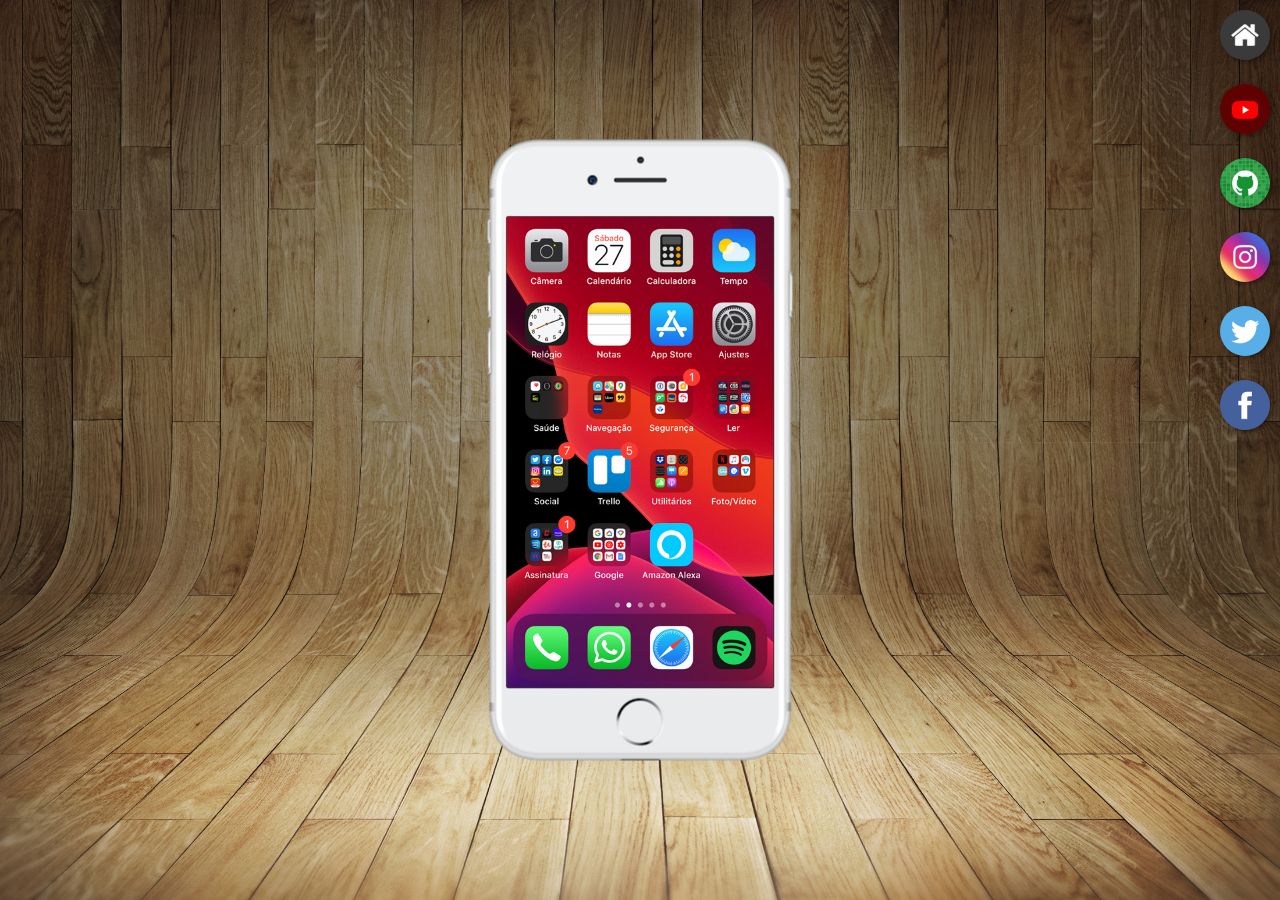
<file: index.html>
<!DOCTYPE html>
<html lang="pt-BR">
<head>
    <meta charset="UTF-8">
    <meta http-equiv="X-UA-Compatible" content="IE=edge">
    <meta name="viewport" content="width=device-width, initial-scale=1.0">
    <link rel="shortcut icon" href="favicon.ico" type="image/x-icon">
    <link rel="stylesheet" href="estilos/style.css">
    <title>Projeto Redes Sociais</title>
</head>
<body>
   <main>
        <section id="telefone">

            <iframe src="home.html" name="tela" id="tela" frameborder="0">
                Seu navegador não é compatível com isso.
            </iframe>
         </section>

        <section id="redes-sociais">
            <a href="home.html" target="tela"><img src="imagens/logo-home.jpg" alt=""></a> <br>
            <a href="youtube.html" target="tela"><img src="imagens/logo-youtube.jpg" alt=""></a> <br>
            <a href="github.html" target="tela"><img src="imagens/logo-github.jpg" alt=""></a> <br>
            <a href="instagram.html" target="tela"><img src="imagens/logo-instagram.jpg" alt=""></a> <br>
            <a href="twitter.html" target="tela"><img src="imagens/logo-twitter.jpg" alt=""></a> <br>
            <a href="facebook.html" target="tela"><img src="imagens/logo-facebook.jpg" alt=""></a>
        </section>
   </main> 
</body>
</html>
</file>
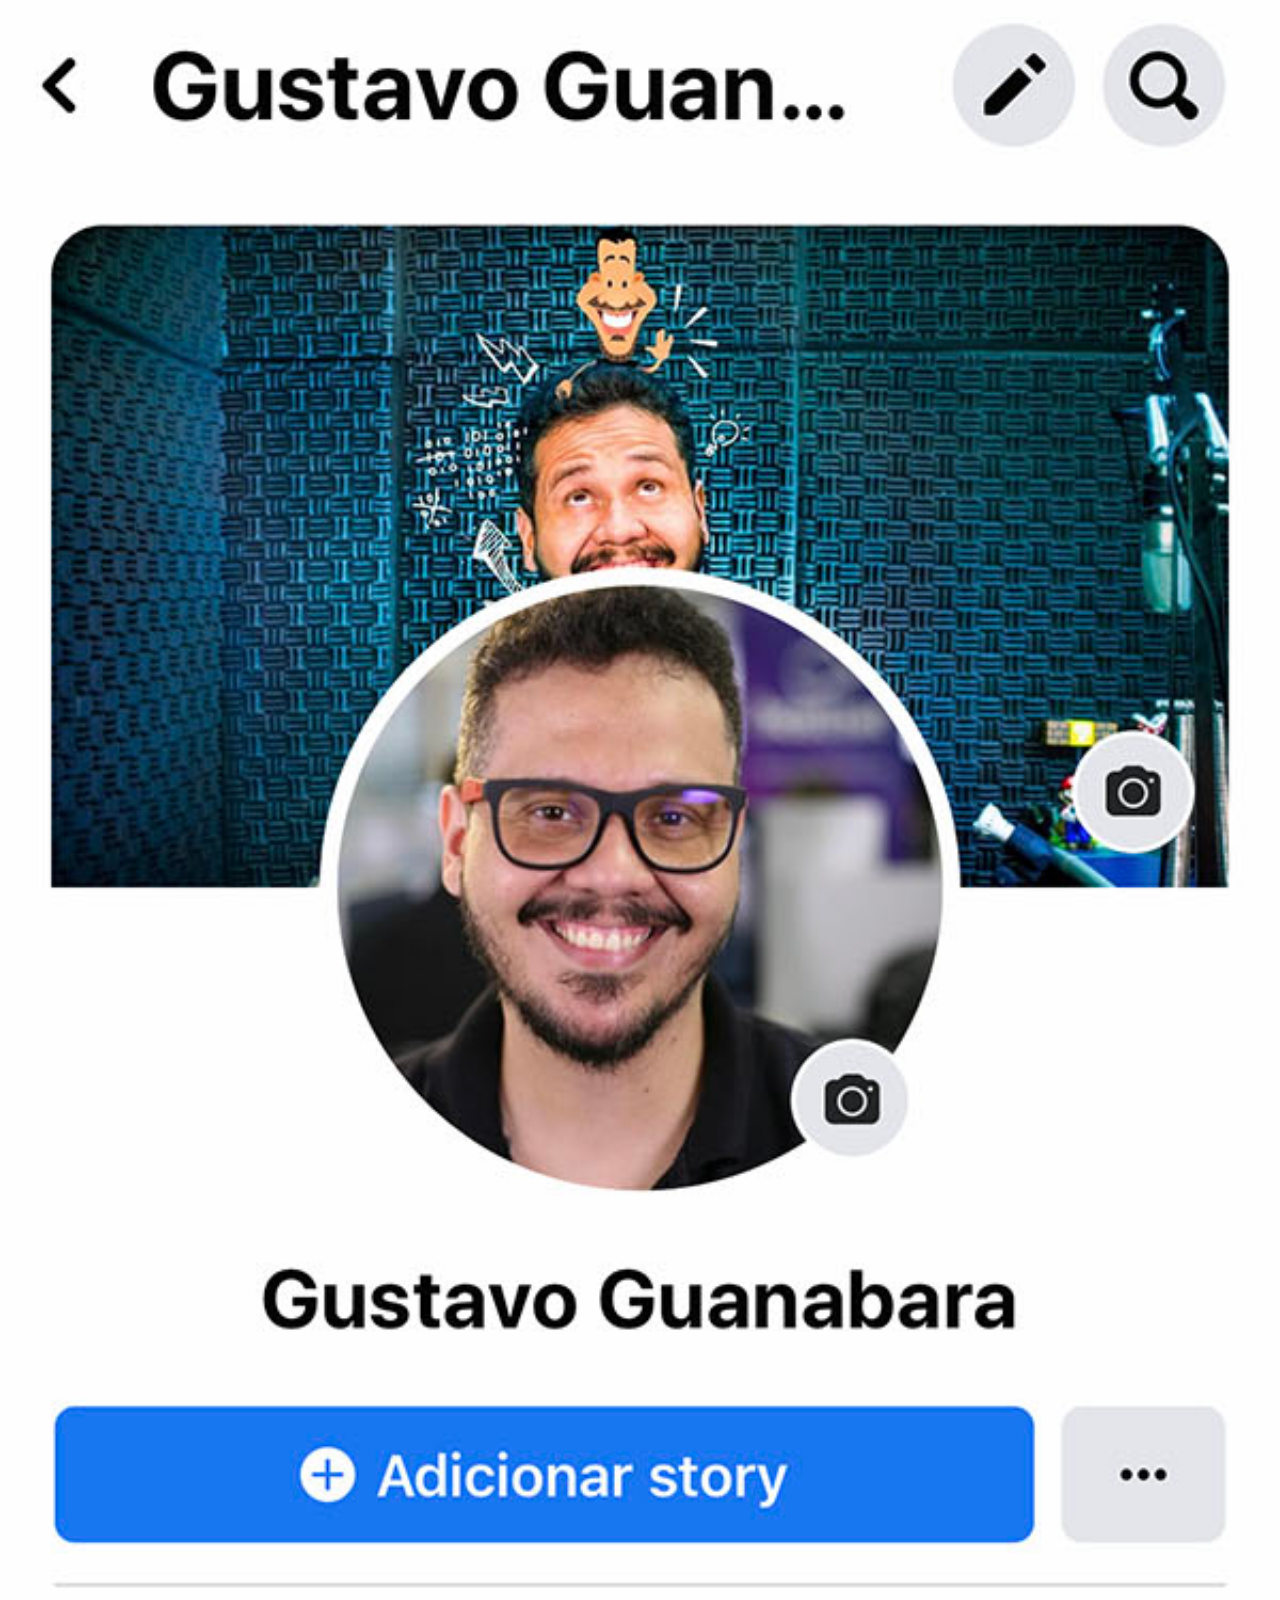
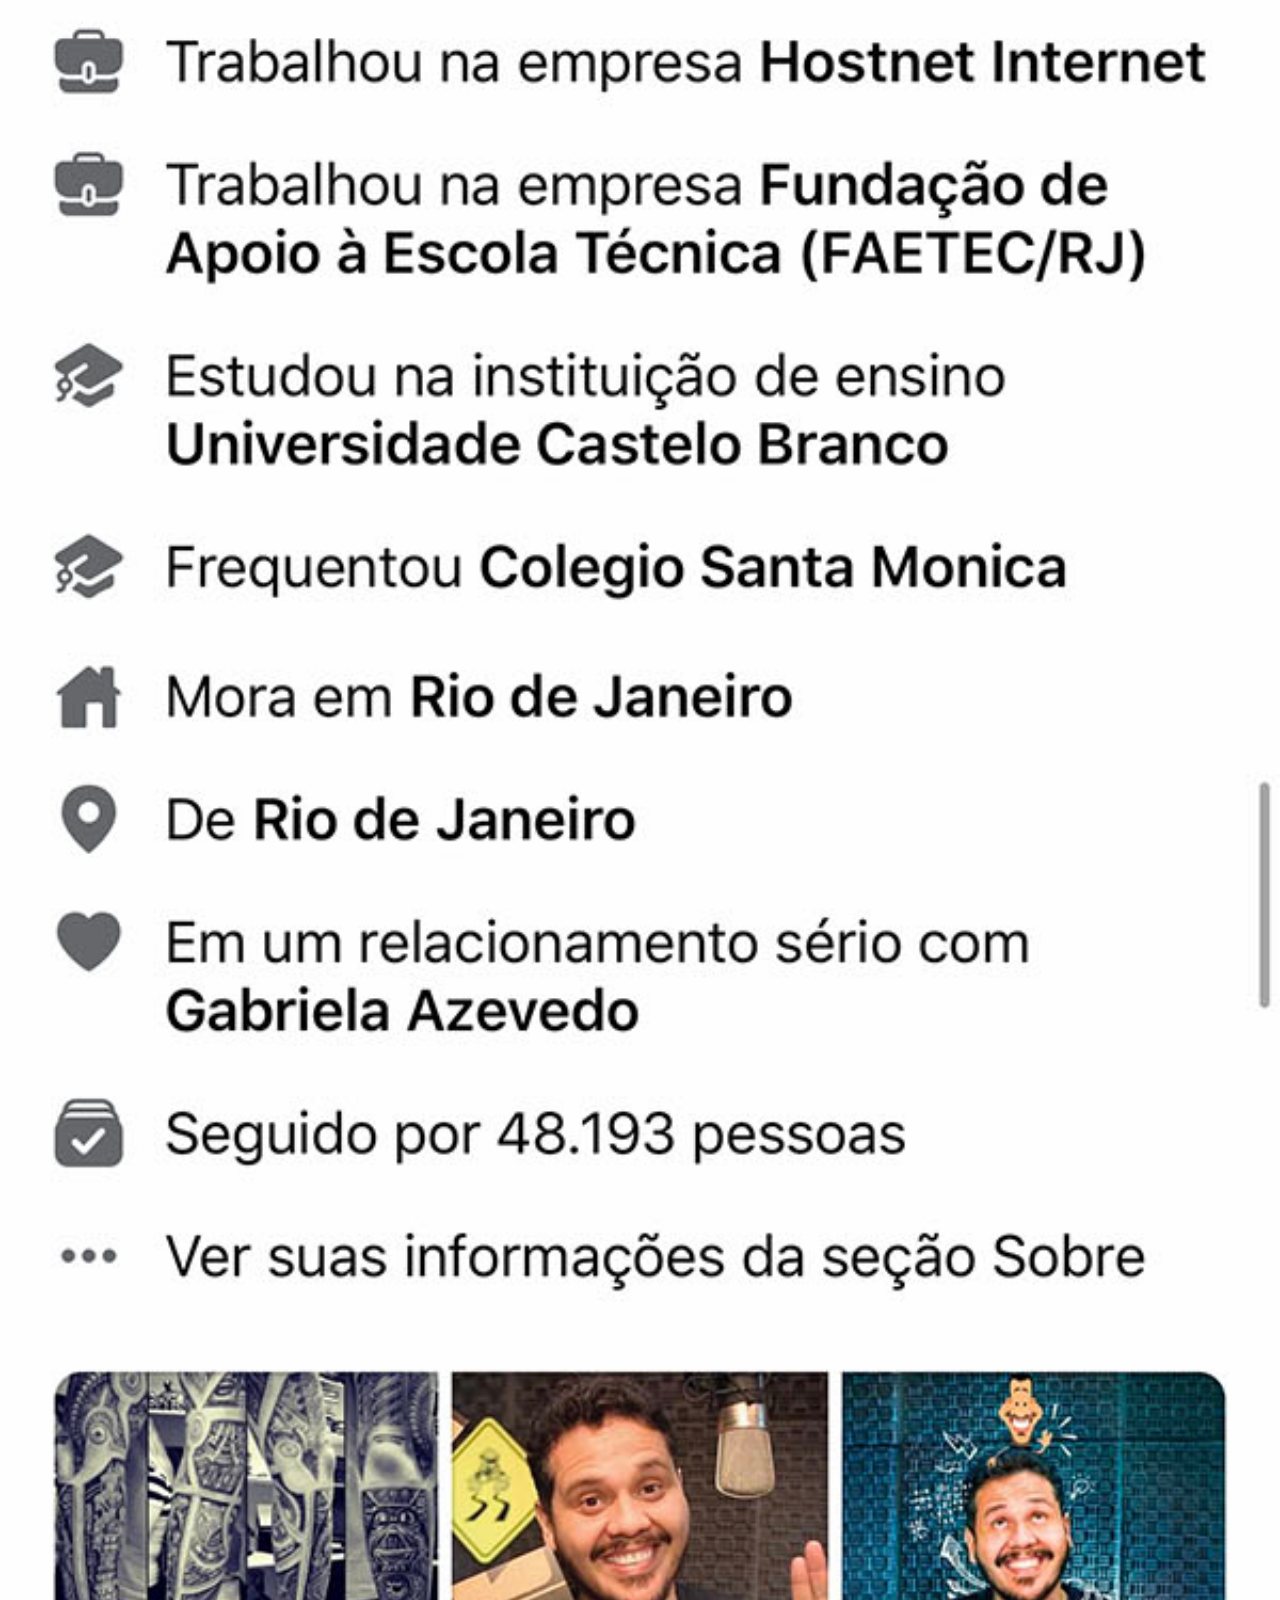
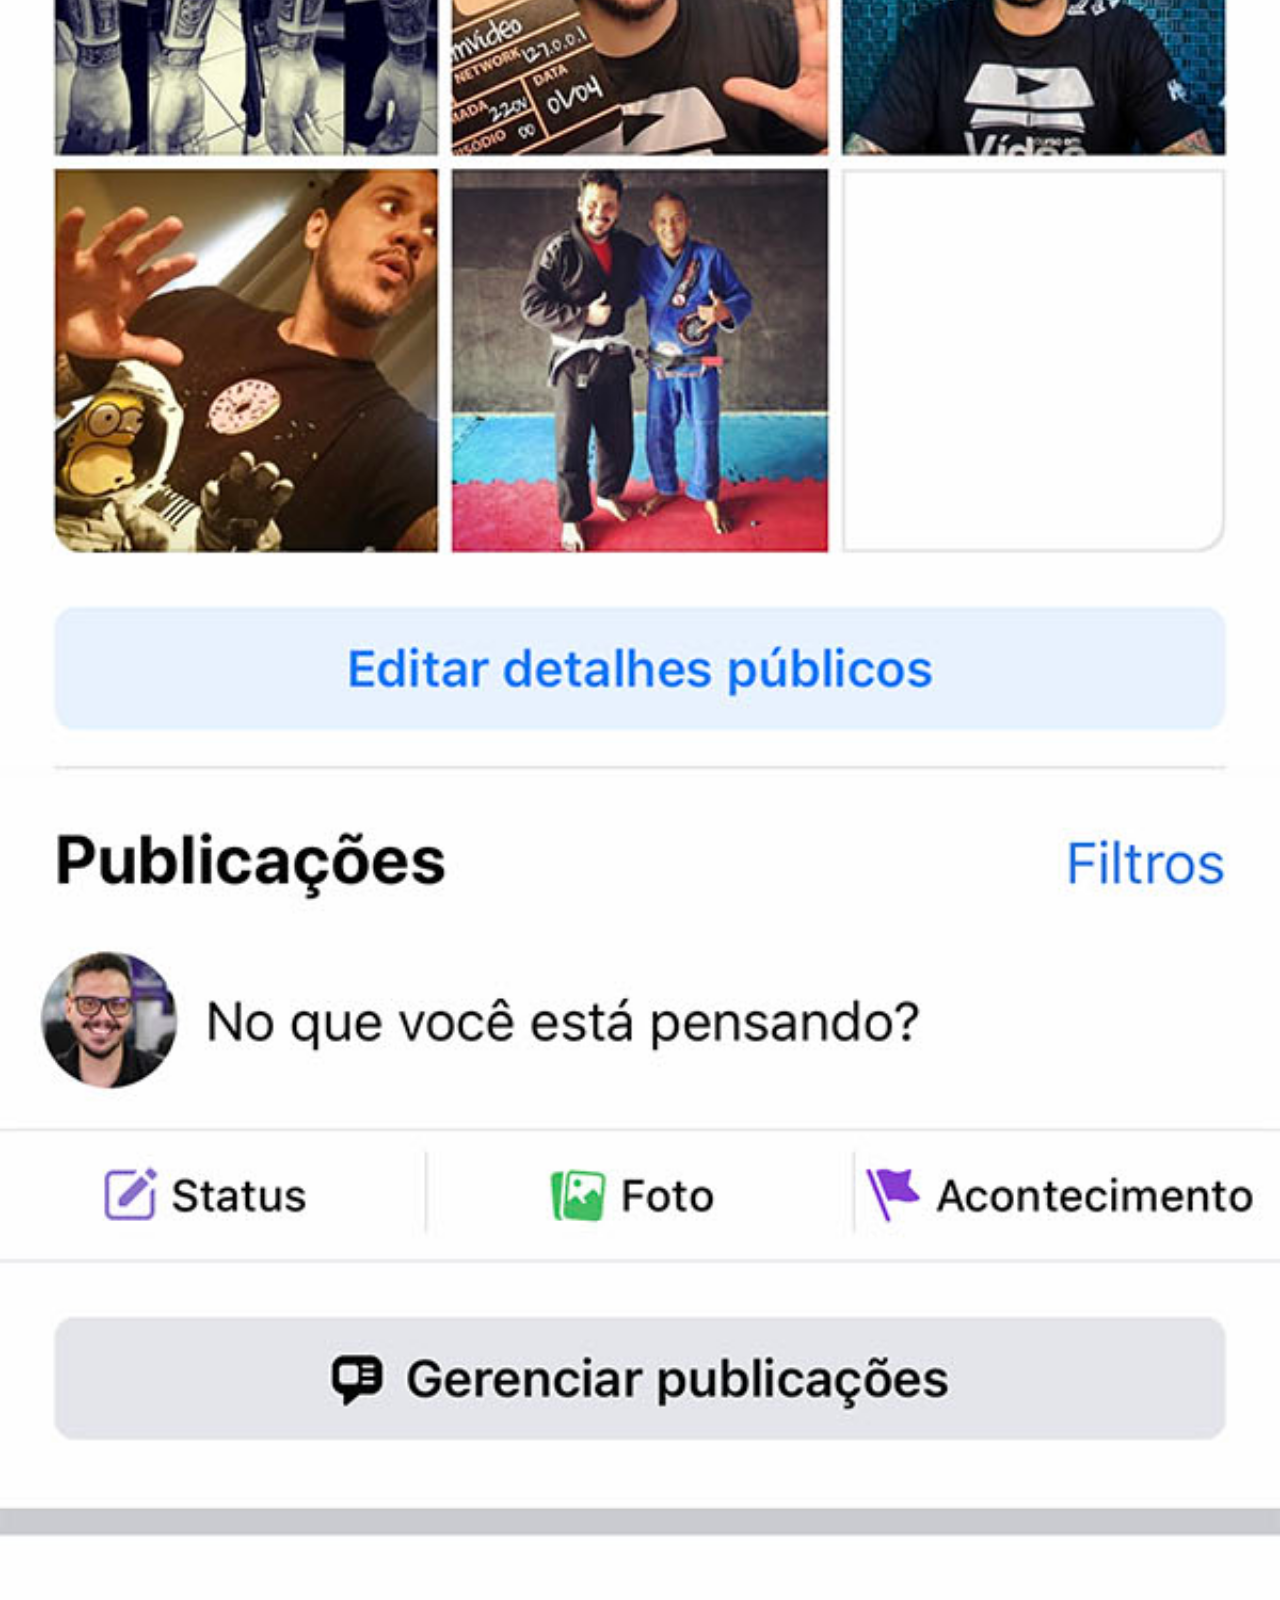
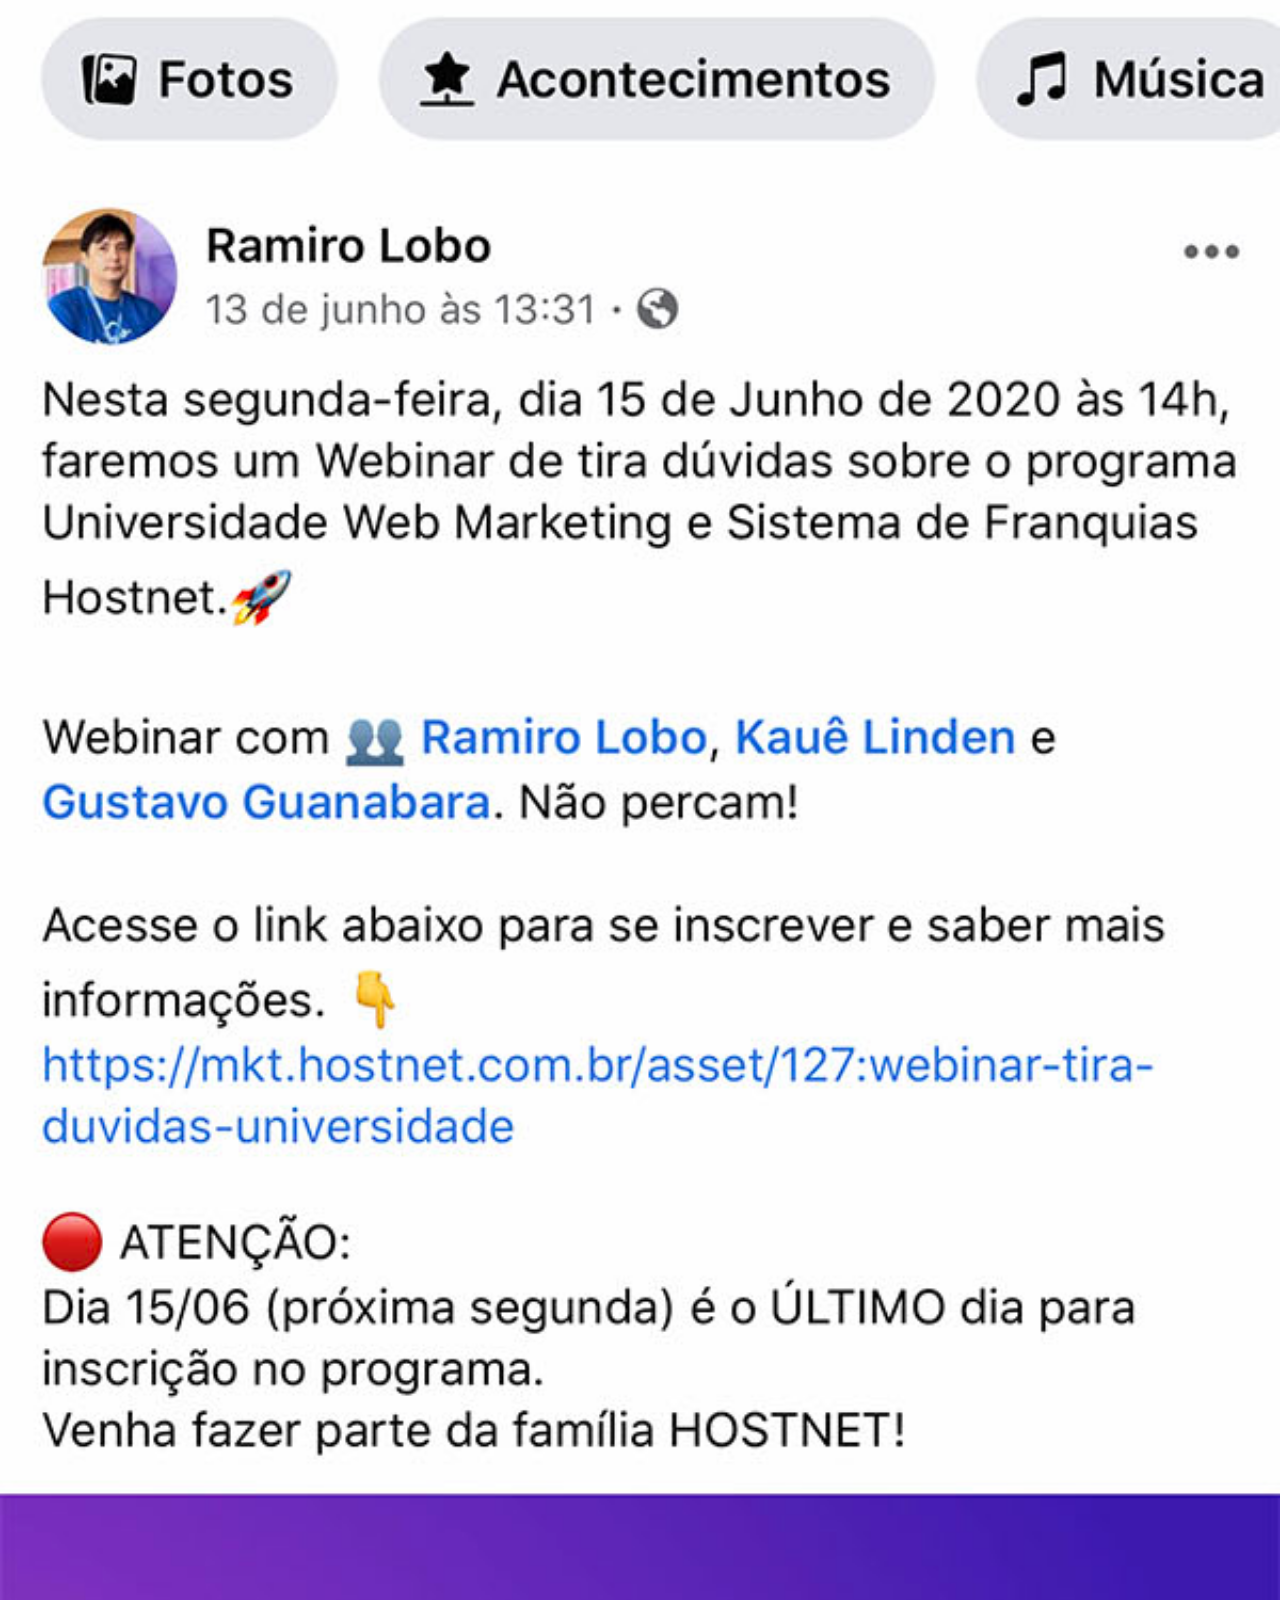
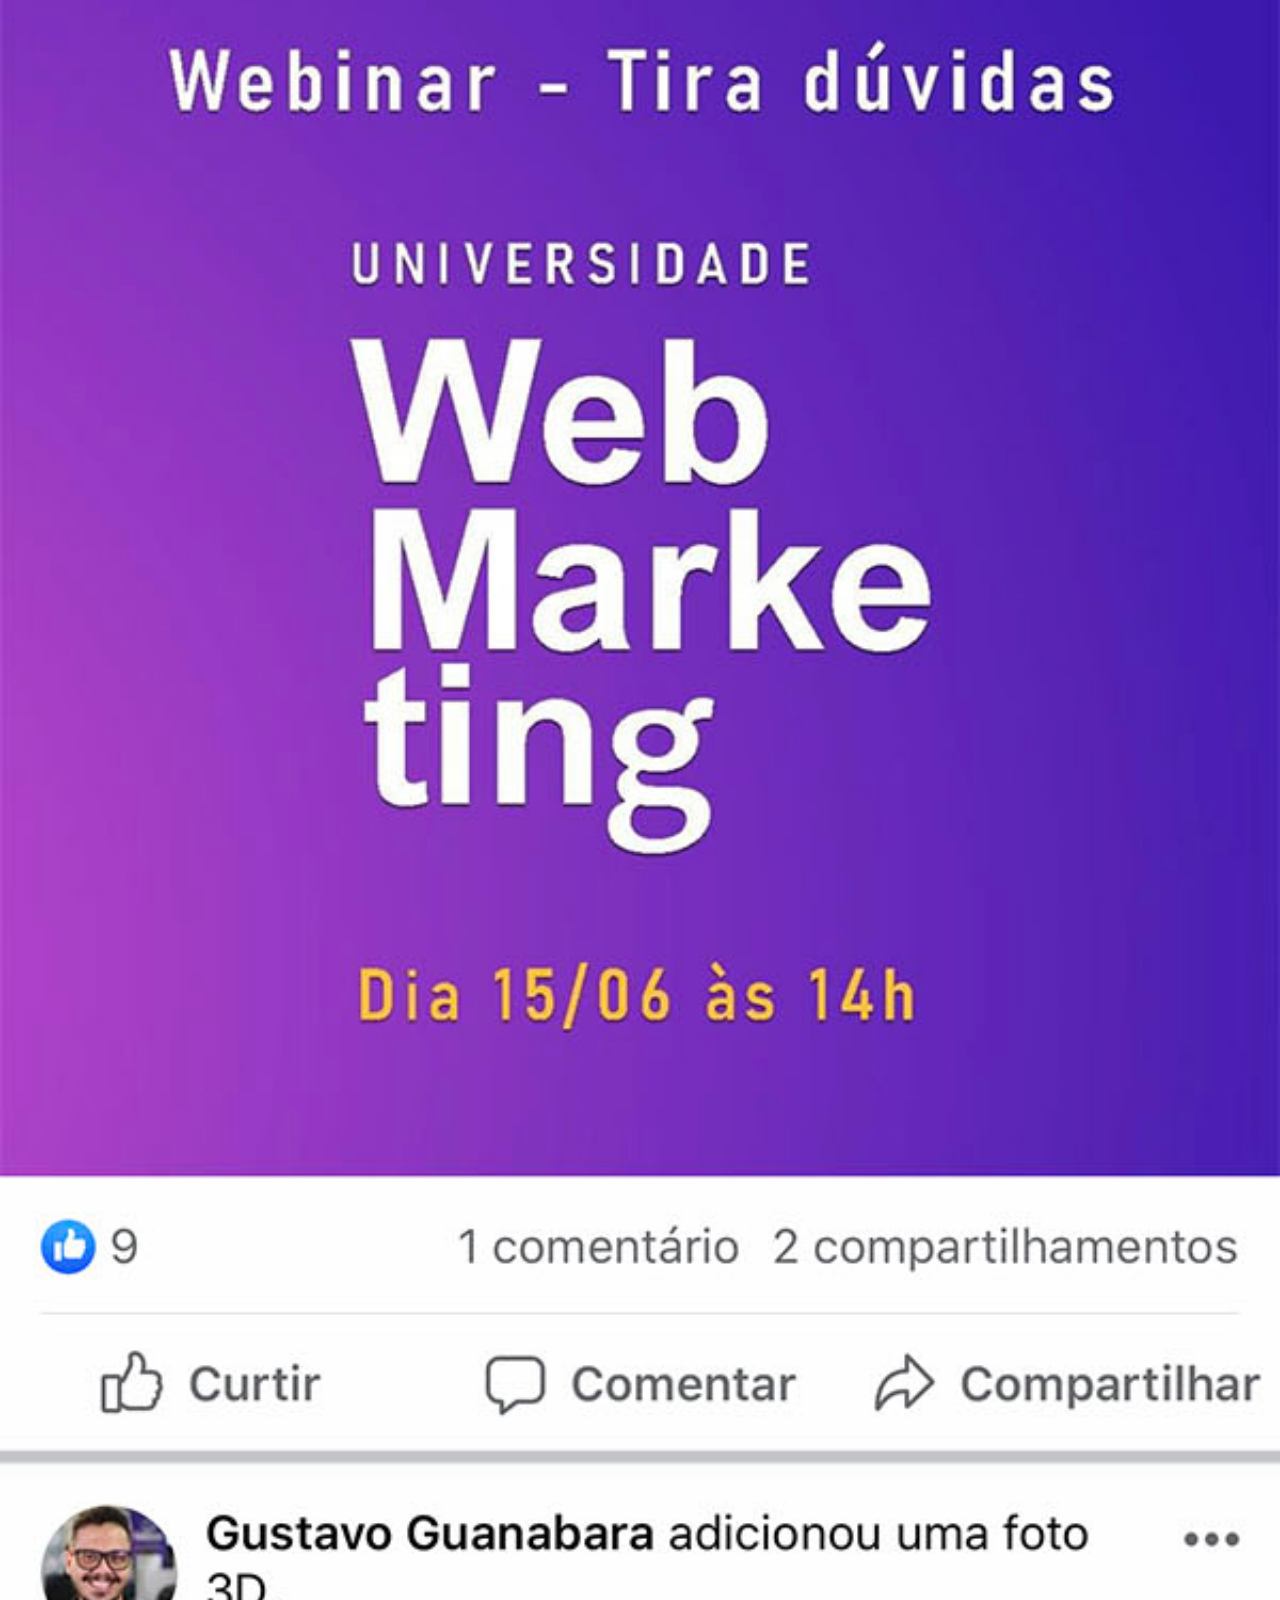
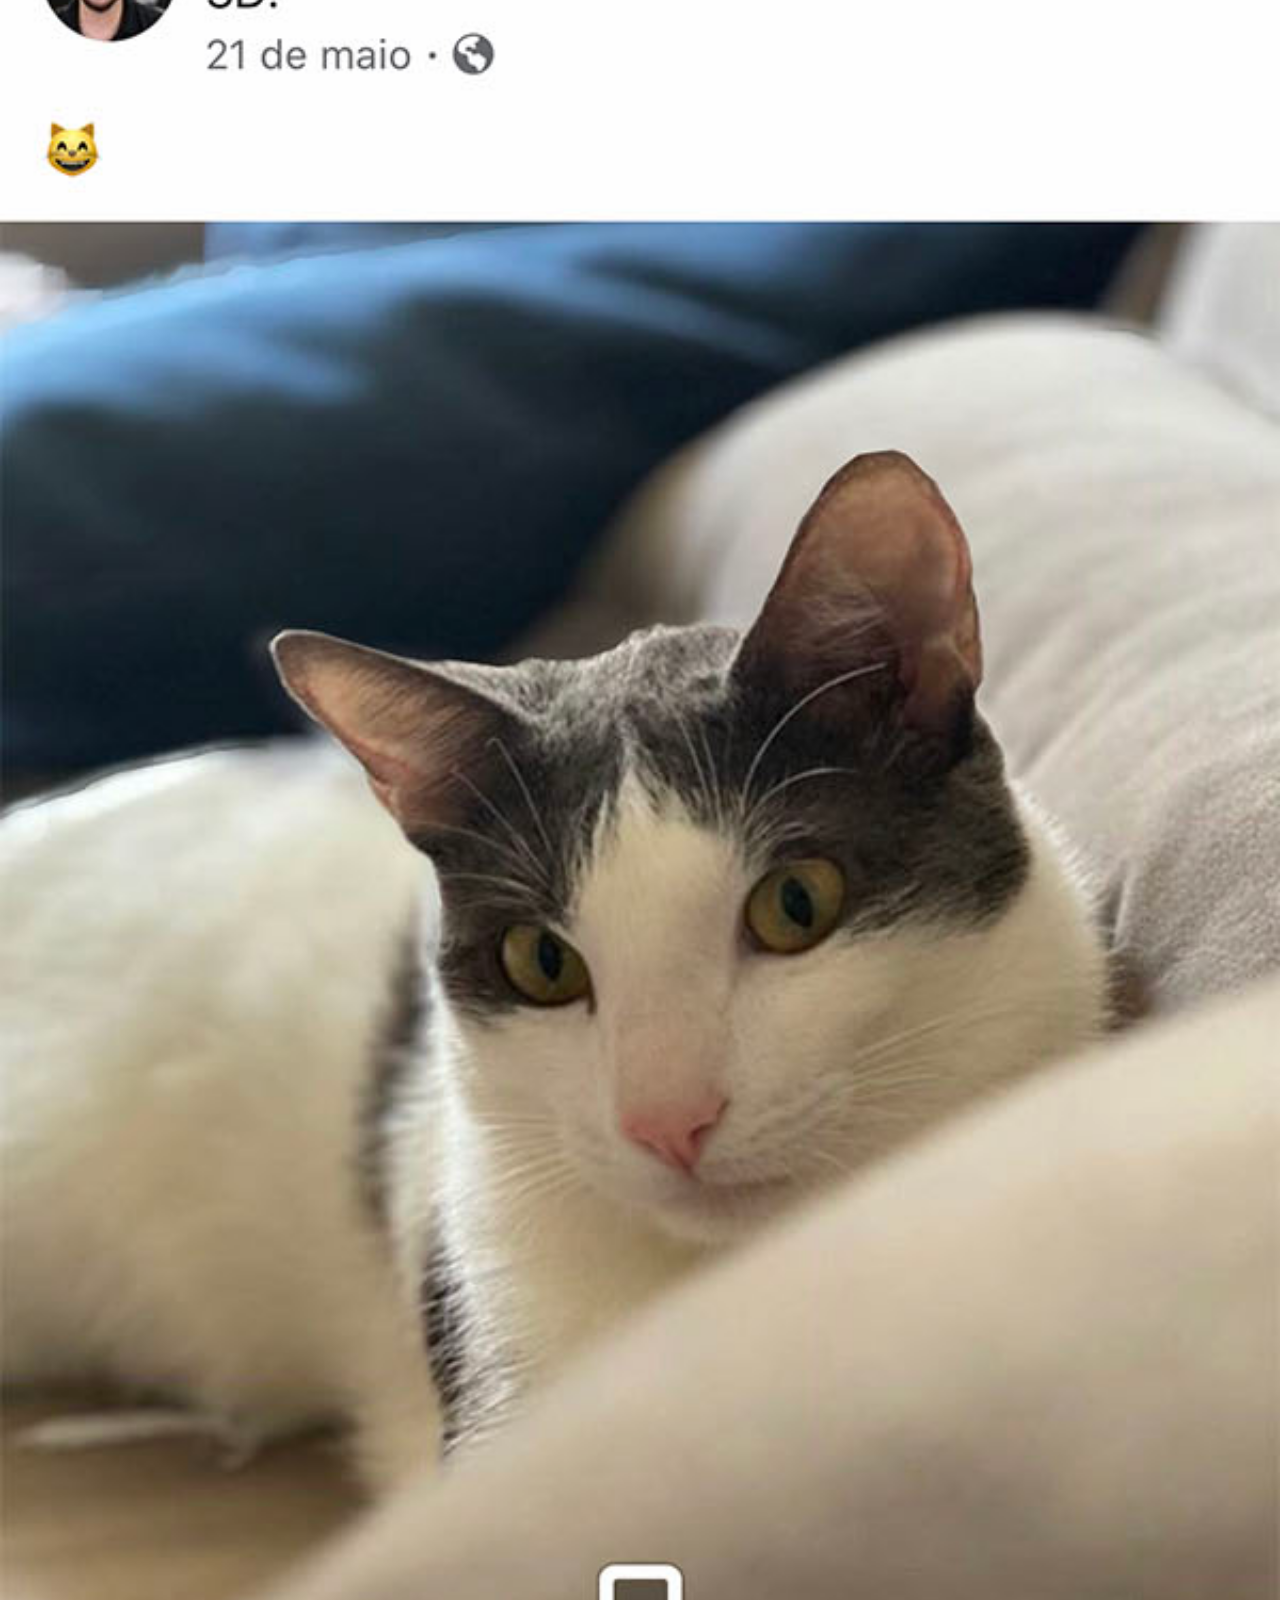
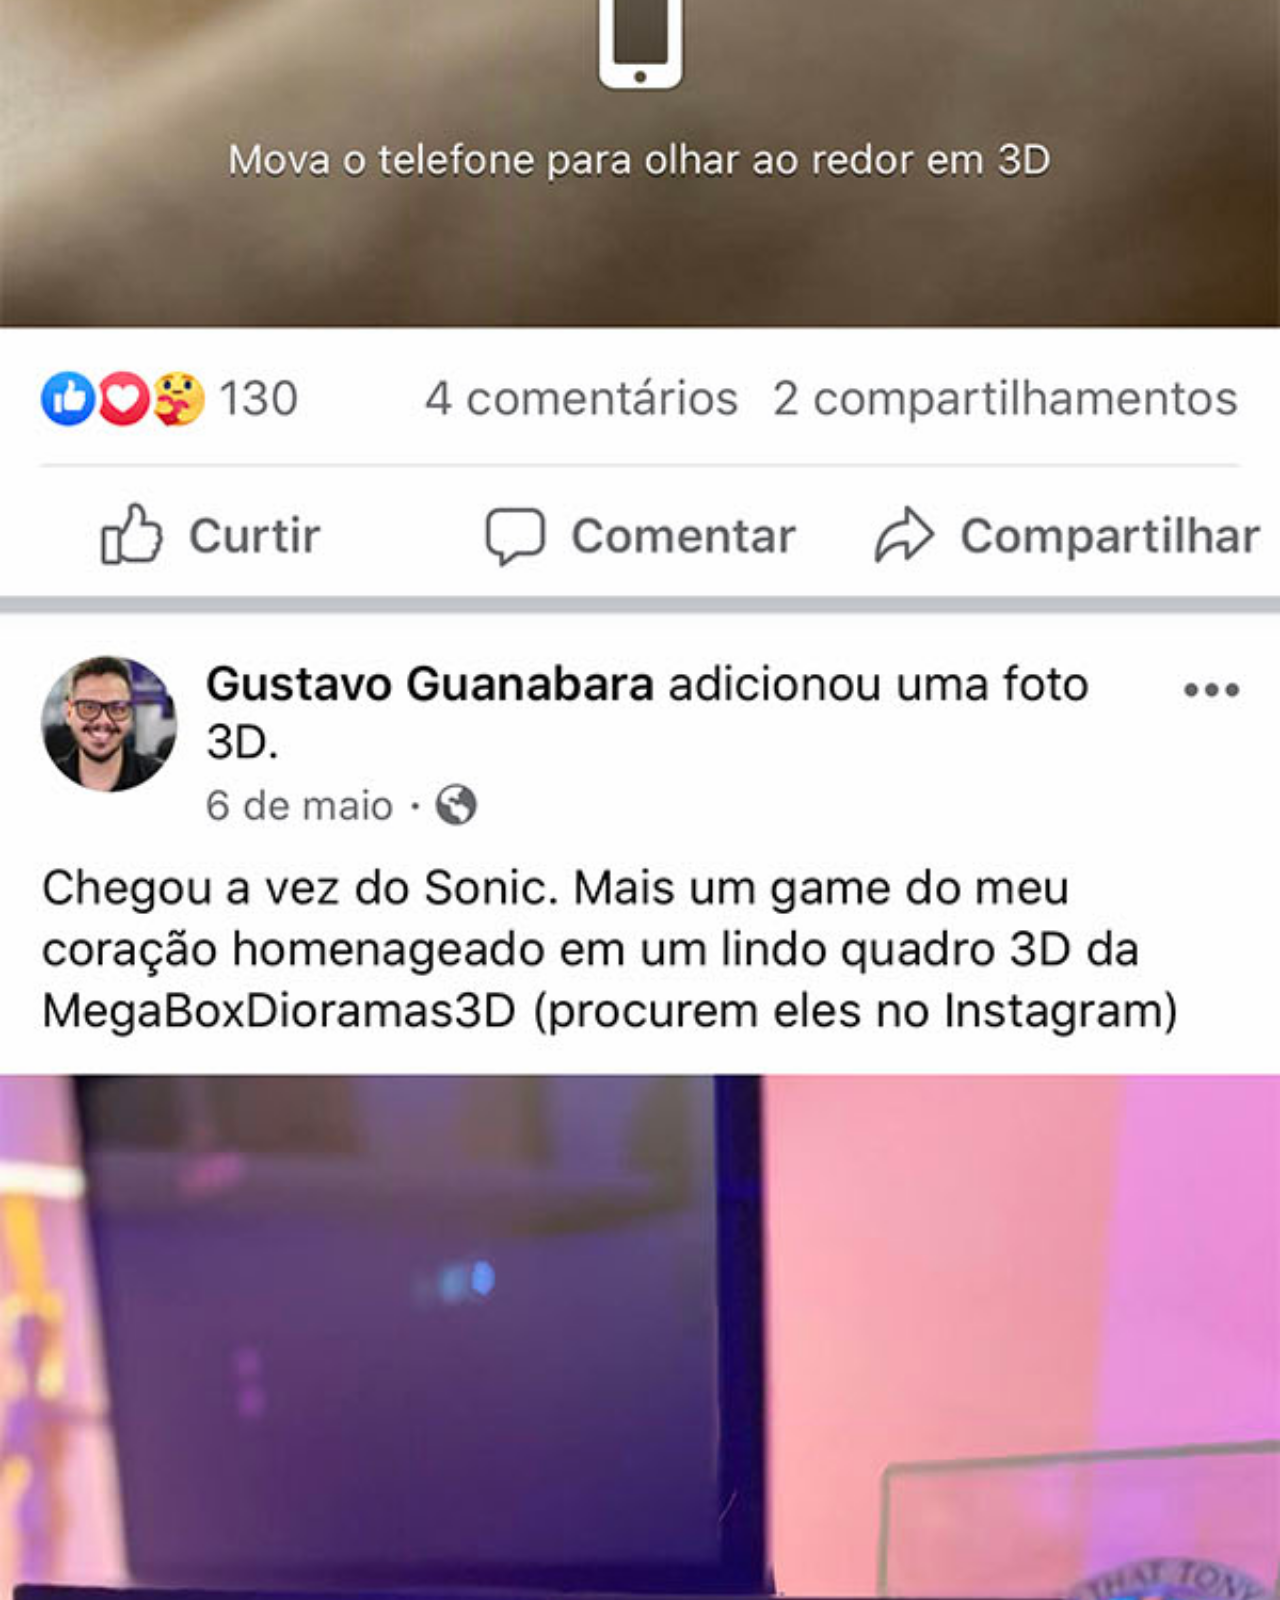
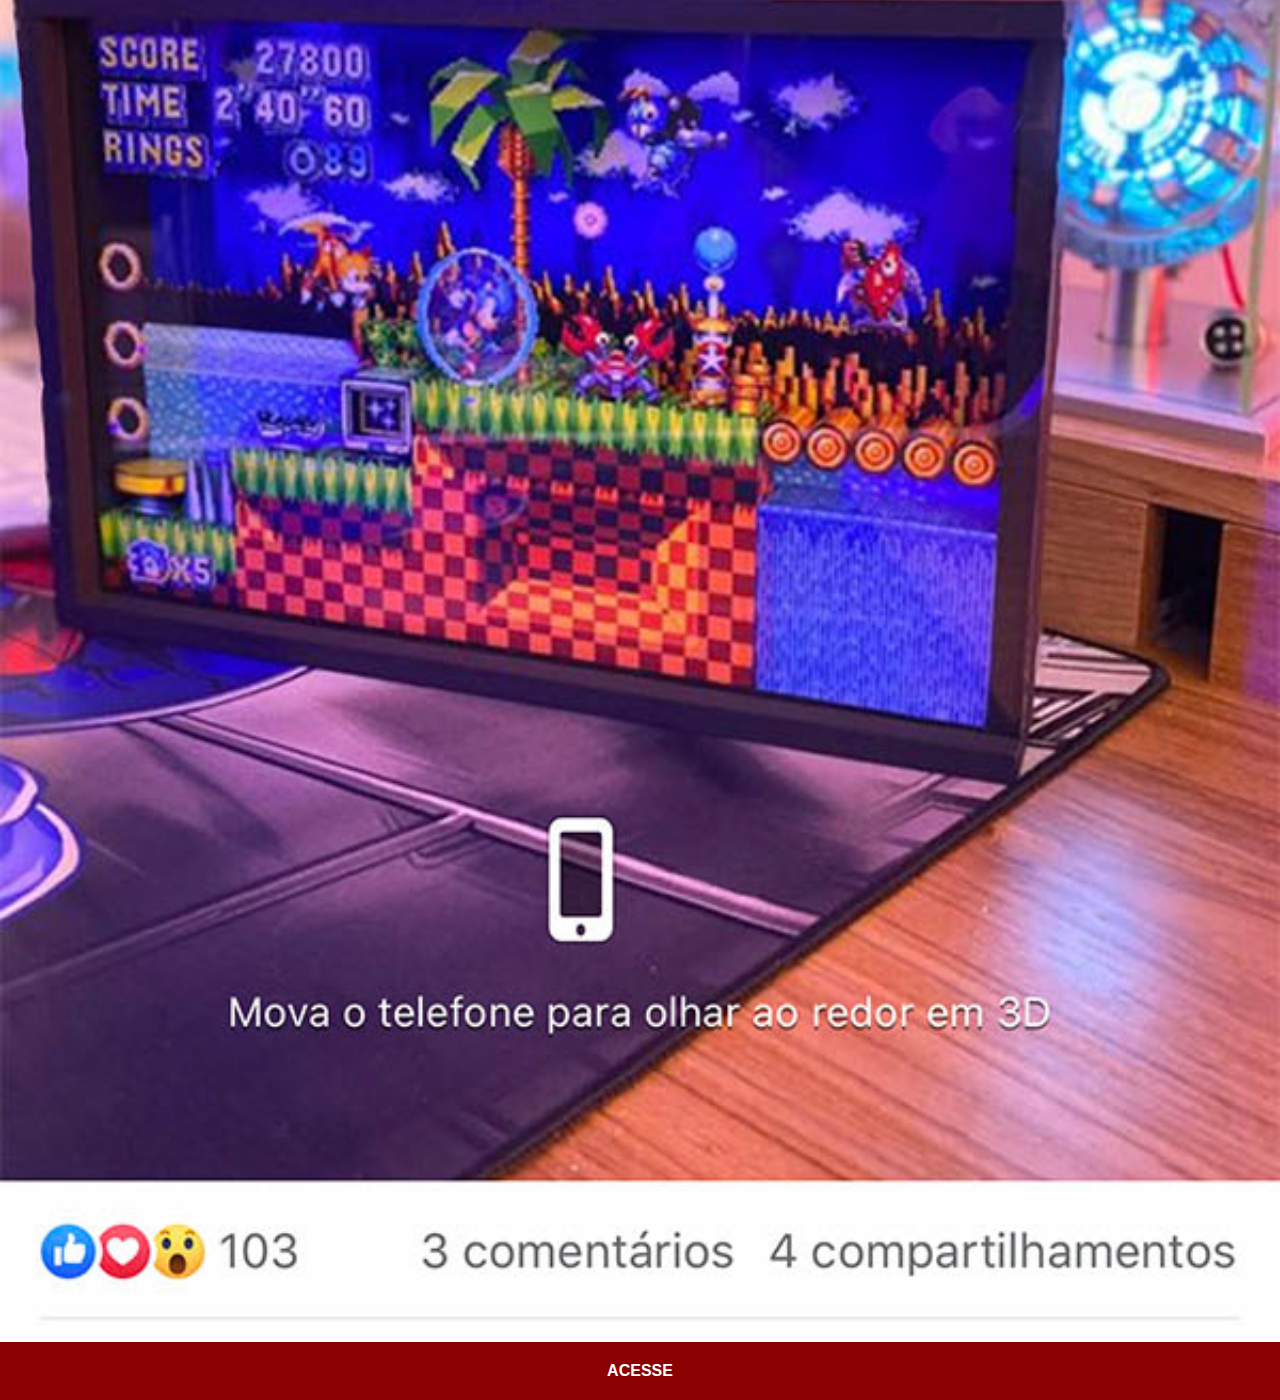
<file: facebook.html>
<!DOCTYPE html>
<html lang="pt-BR">
<head>
    <meta charset="UTF-8">
    <meta http-equiv="X-UA-Compatible" content="IE=edge">
    <meta name="viewport" content="width=device-width, initial-scale=1.0">
    <title>Facebook</title>
    <link rel="stylesheet" href="estilos/social.css">
</head>
<body>
    <img src="imagens/tela-facebook.jpg" alt="Facebook">
    <a href="https://www.facebook.com/" target="_blank">ACESSE</a>
</body>
</html>
</file>
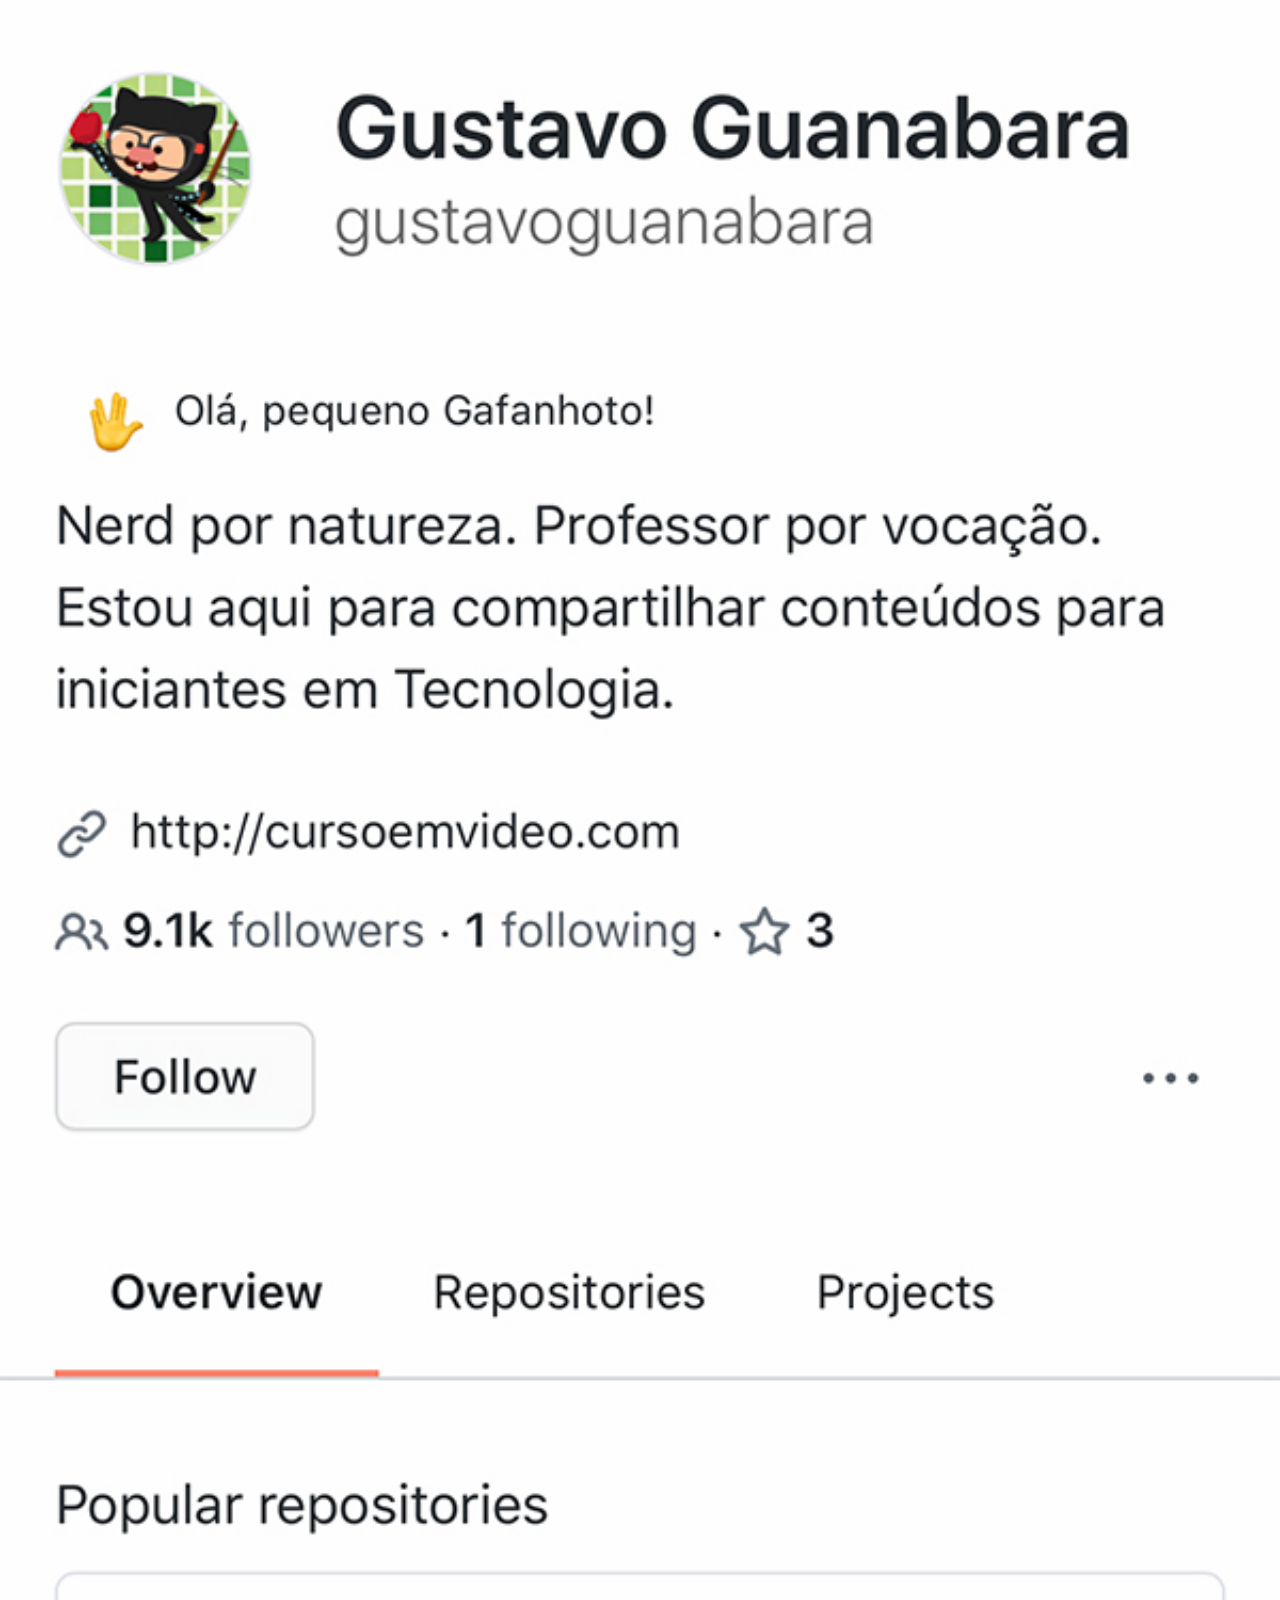
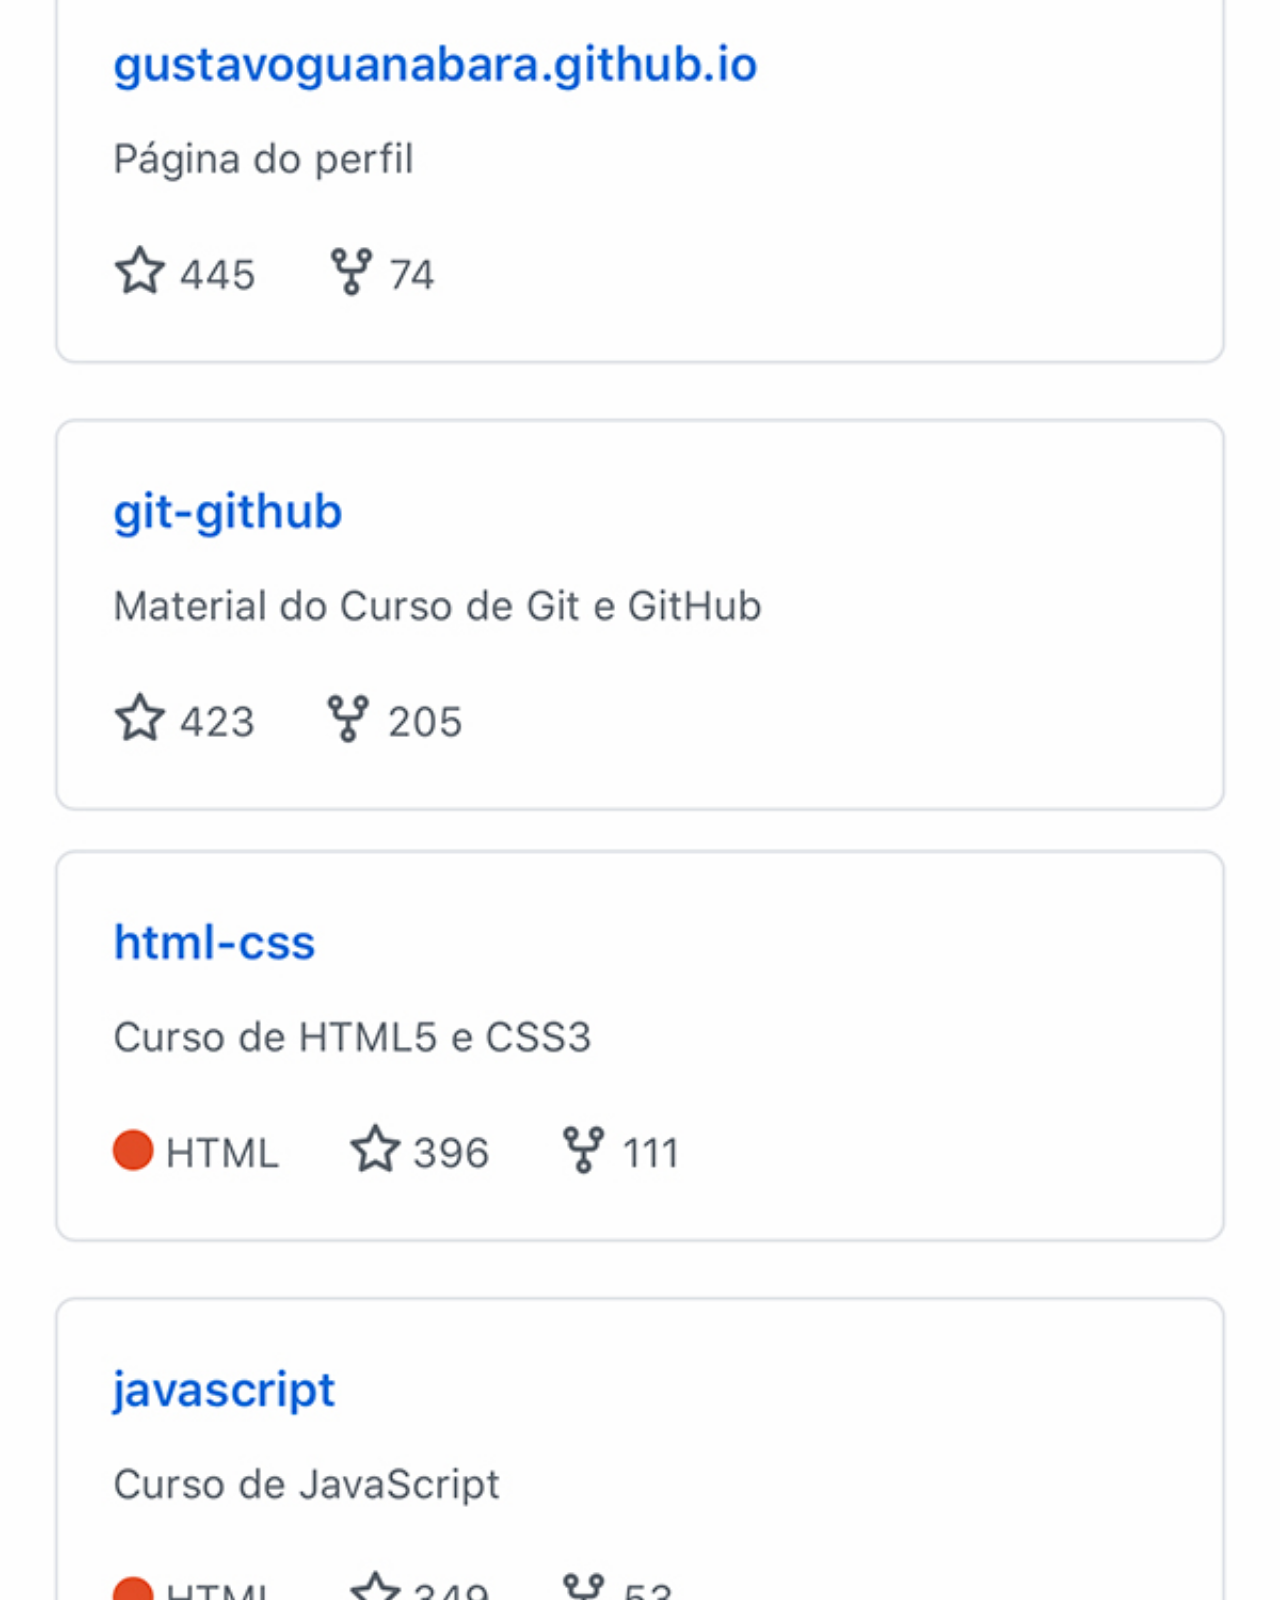
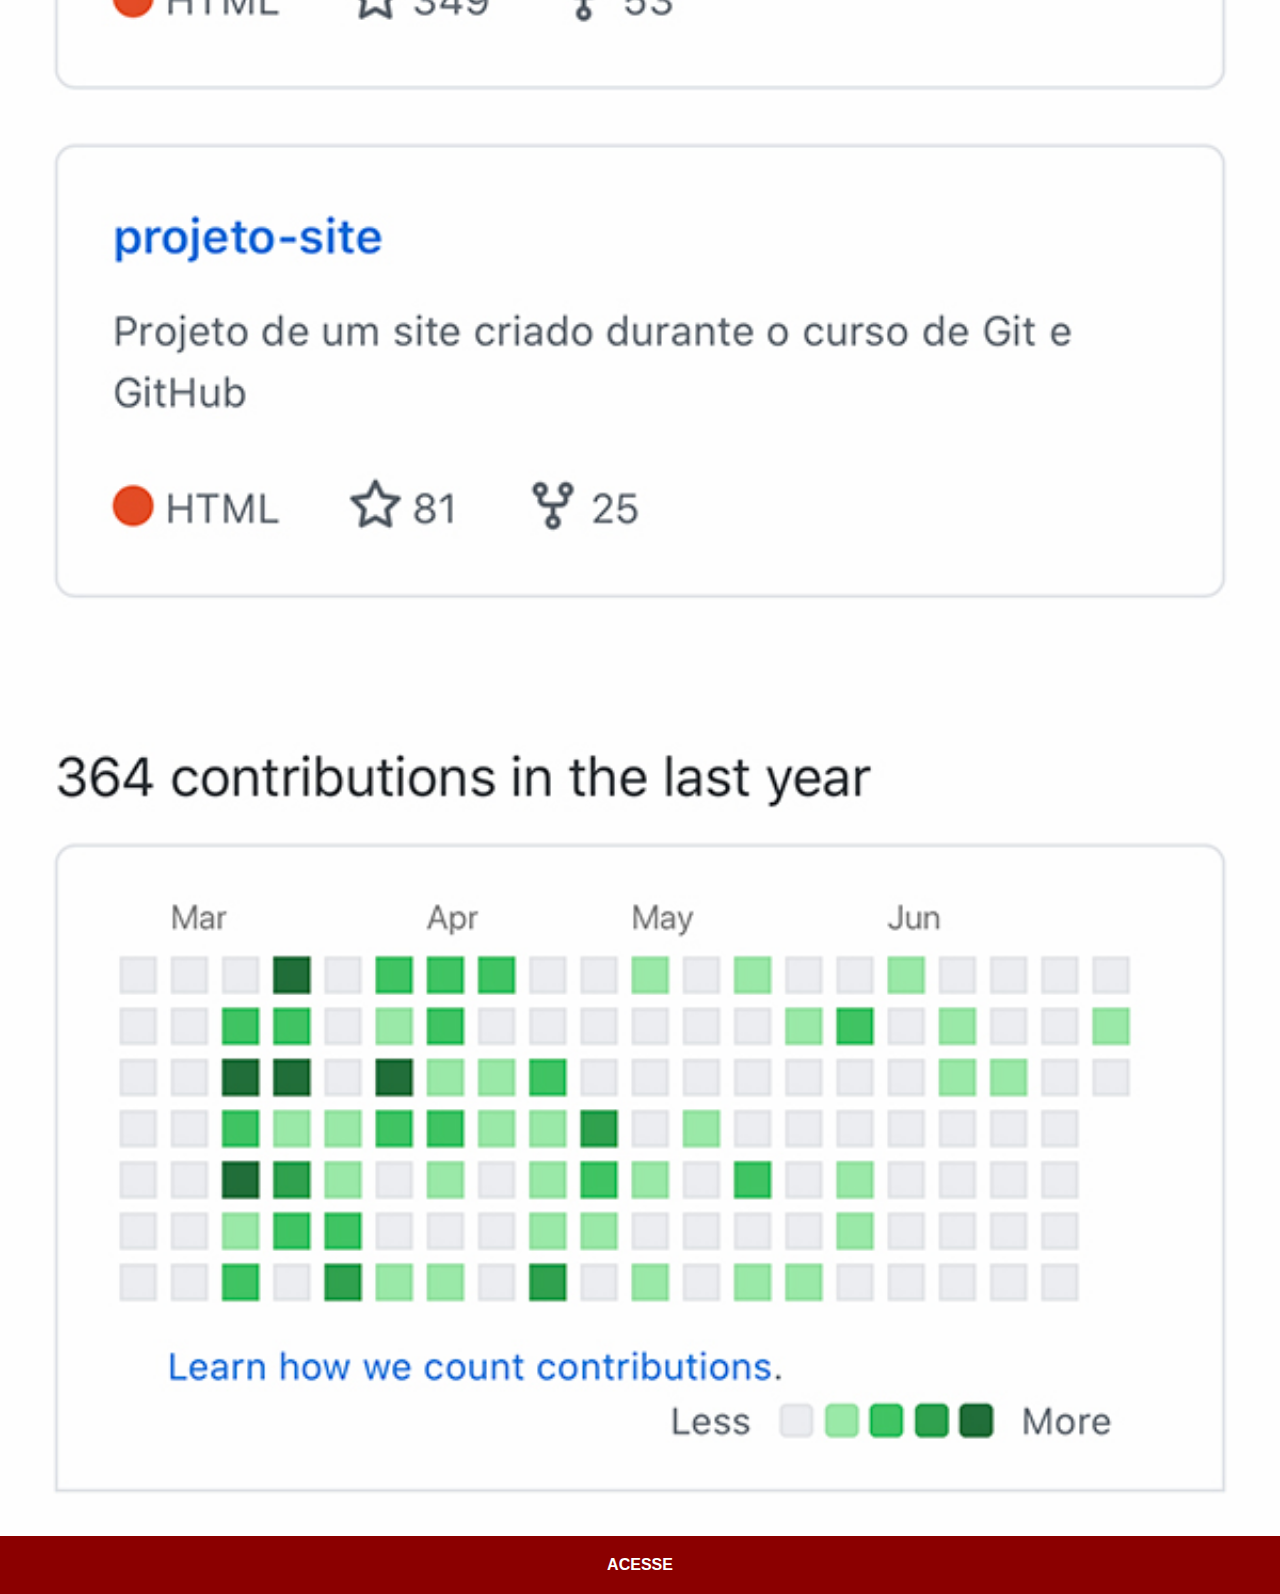
<file: github.html>
<!DOCTYPE html>
<html lang="pt-BR">
<head>
    <meta charset="UTF-8">
    <meta http-equiv="X-UA-Compatible" content="IE=edge">
    <meta name="viewport" content="width=device-width, initial-scale=1.0">
    <title>GitHub</title>
    <link rel="stylesheet" href="estilos/social.css">
</head>
<body>
    <img src="imagens/tela-github.jpg" alt="Github">
    <a href="https://gustavoguanabara.github.io/" target="_blank">ACESSE</a>
</body>
</html>
</file>
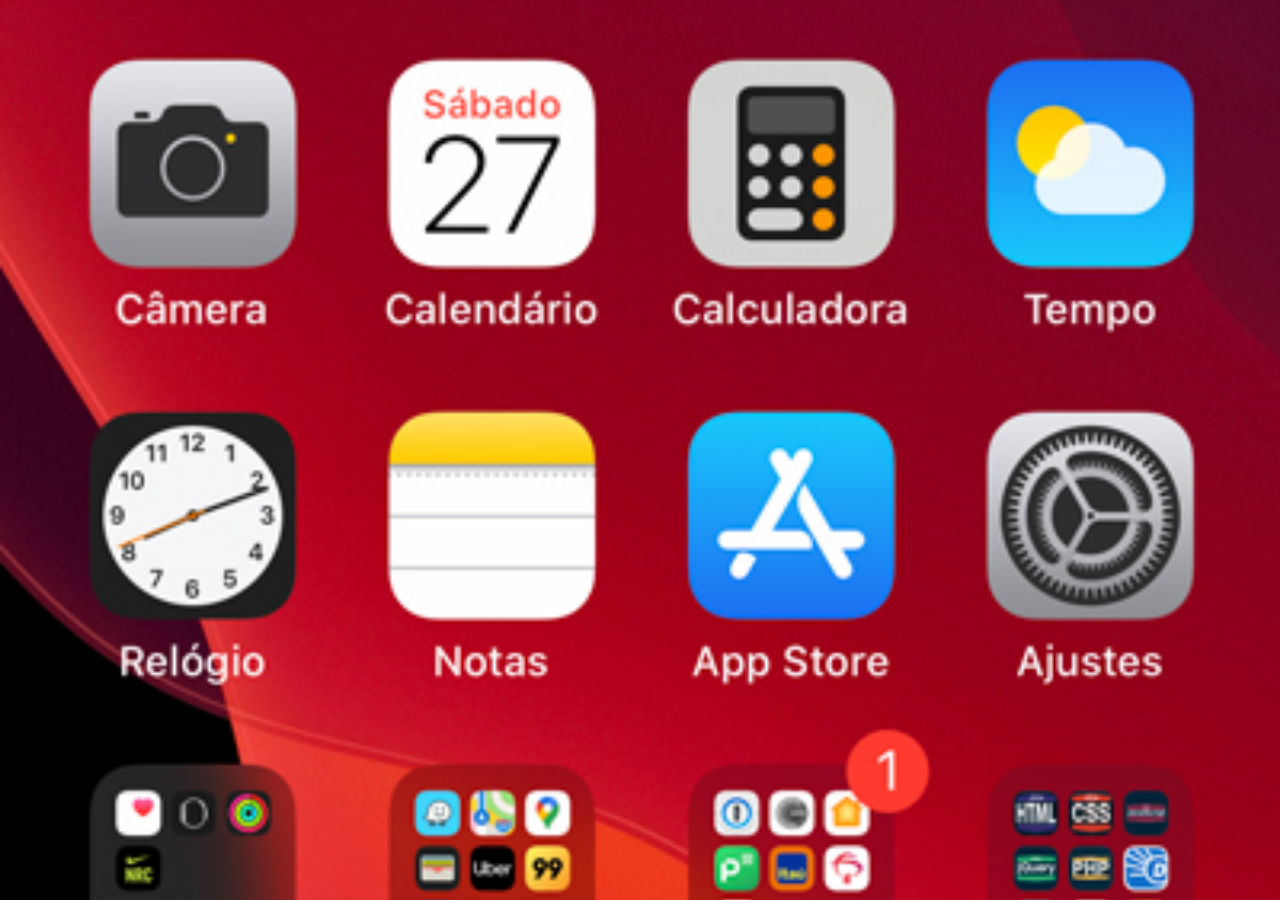
<file: home.html>
<!DOCTYPE html>
<html lang="pt-BR">
<head>
    <meta charset="UTF-8">
    <meta http-equiv="X-UA-Compatible" content="IE=edge">
    <meta name="viewport" content="width=device-width, initial-scale=1.0">
    <style>
        *{
            margin: 0px;
            padding: 0px;
        }
        
        body{
            width: 100vw;
            height: 100vh;
            background: black url('imagens/tela-home.jpg') no-repeat top center;
            background-size: cover;
        }
    </style>
    <title>Home</title>
</head>
<body>
    
</body>
</html>
</file>
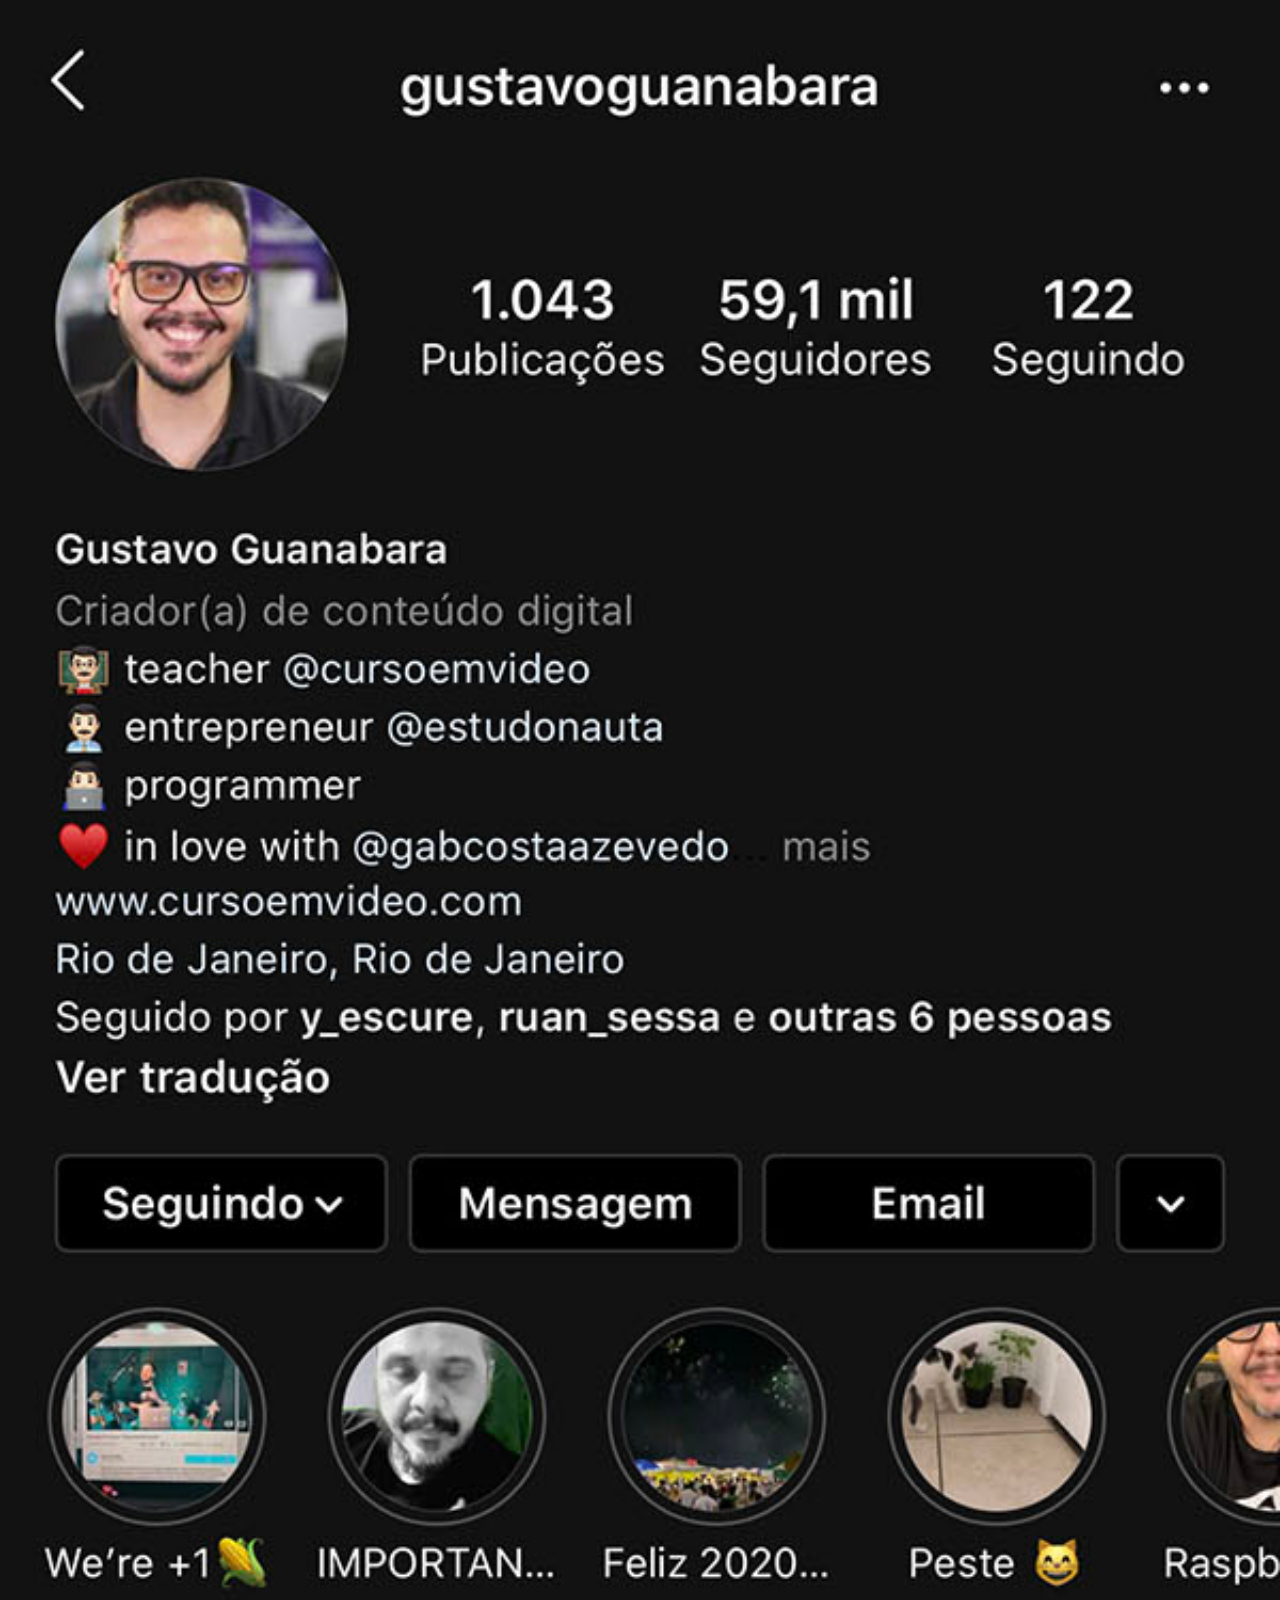
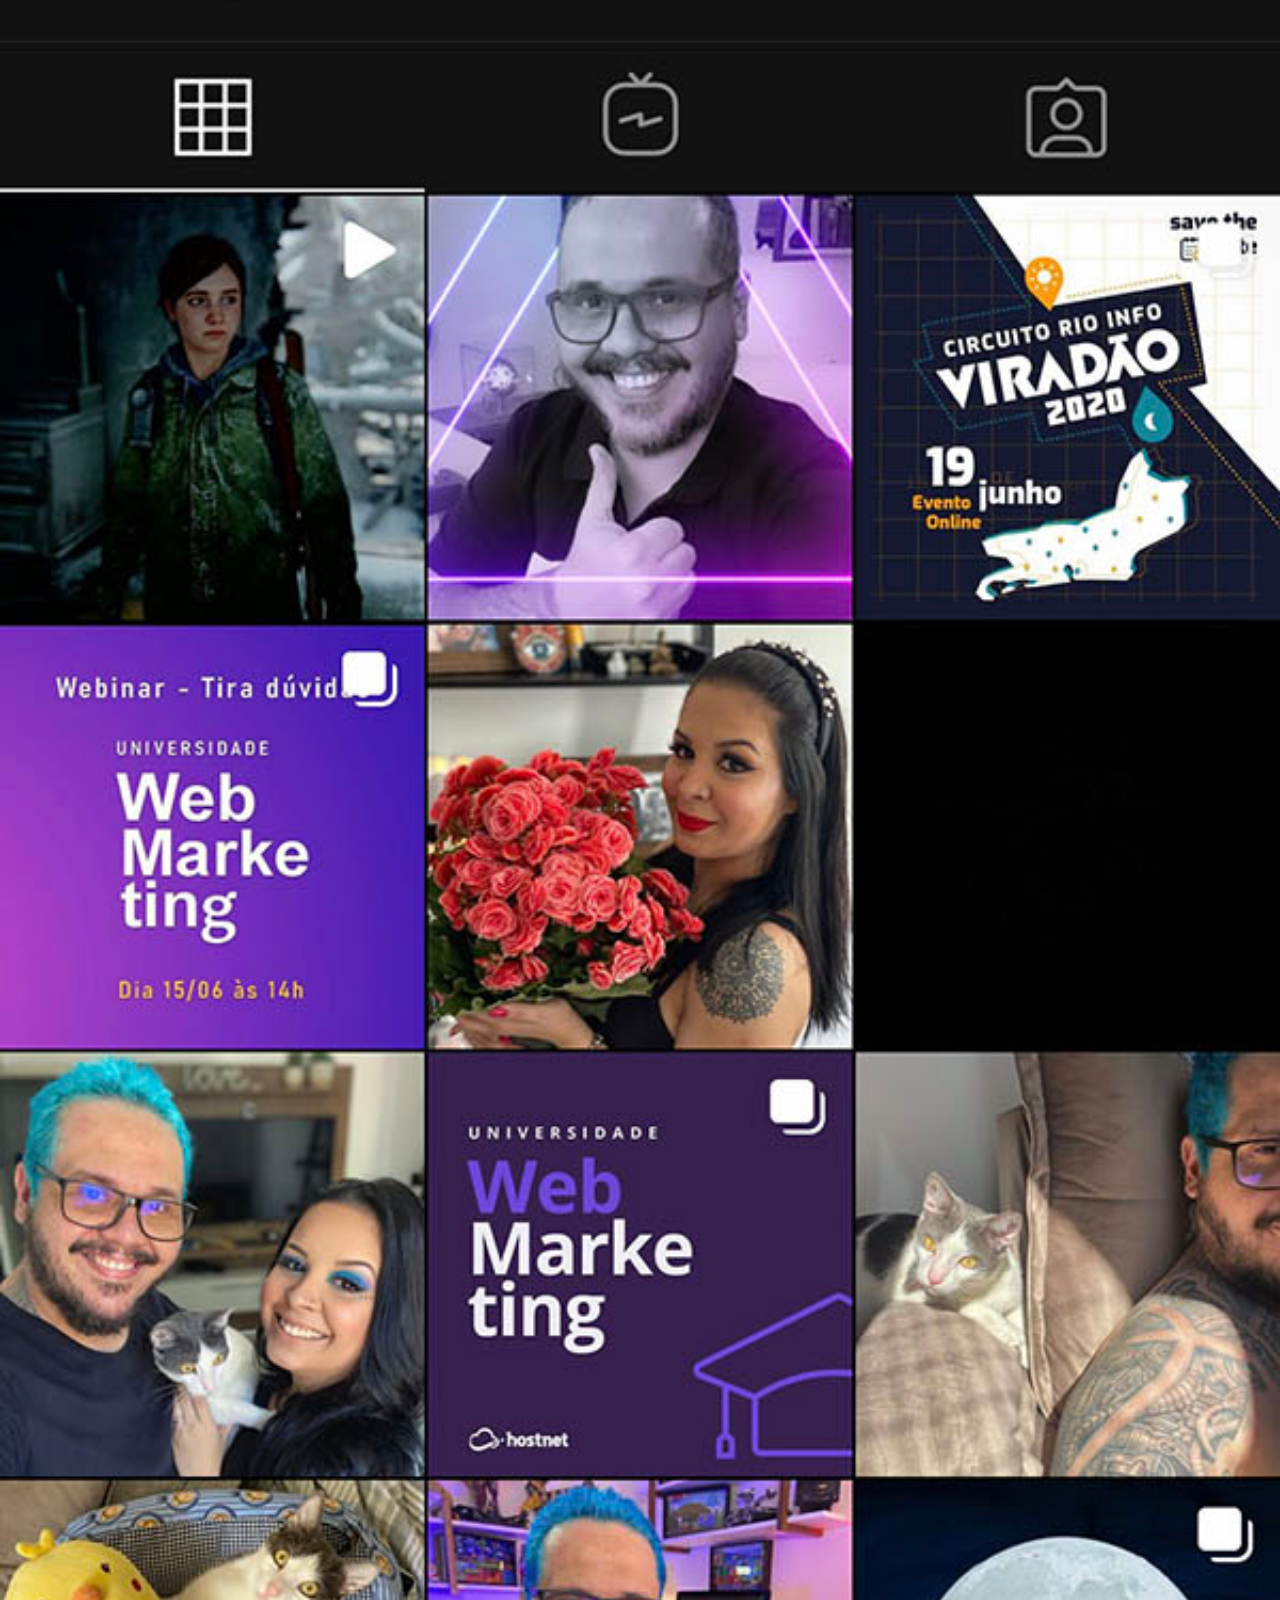
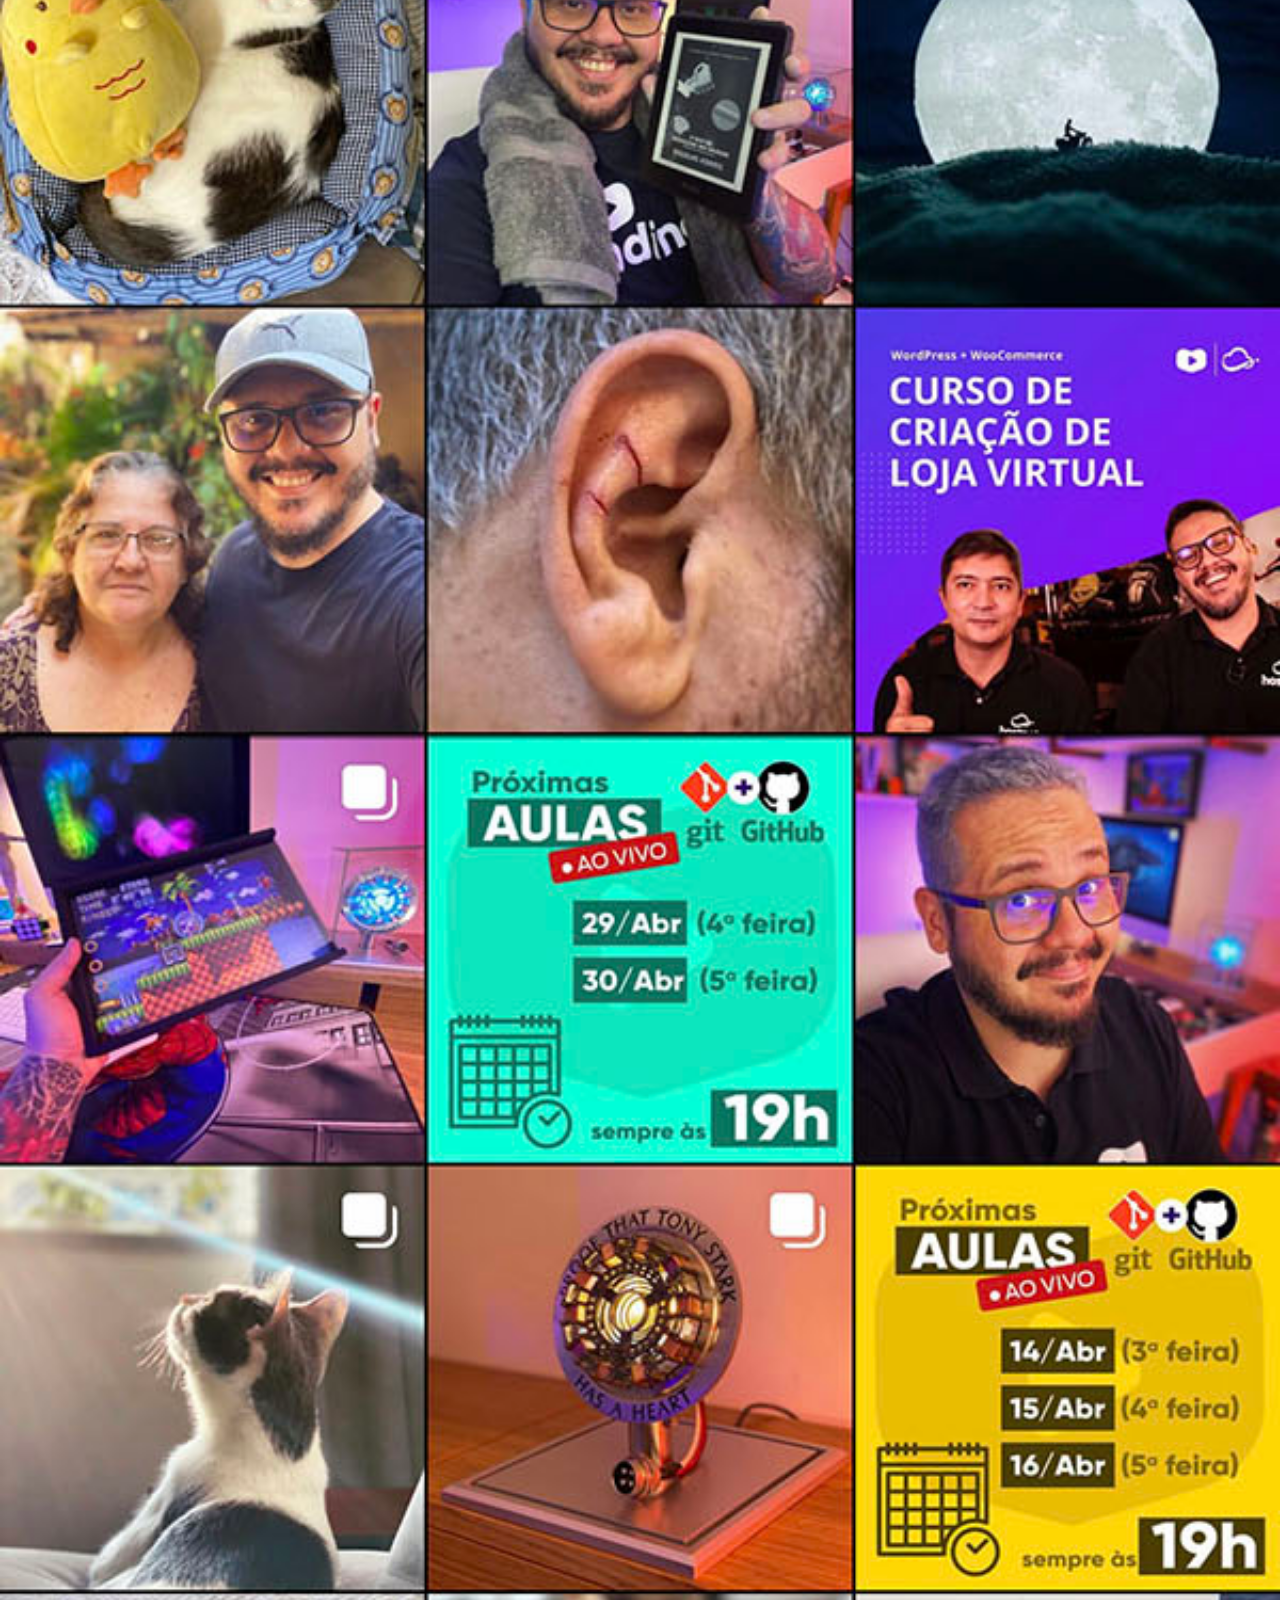
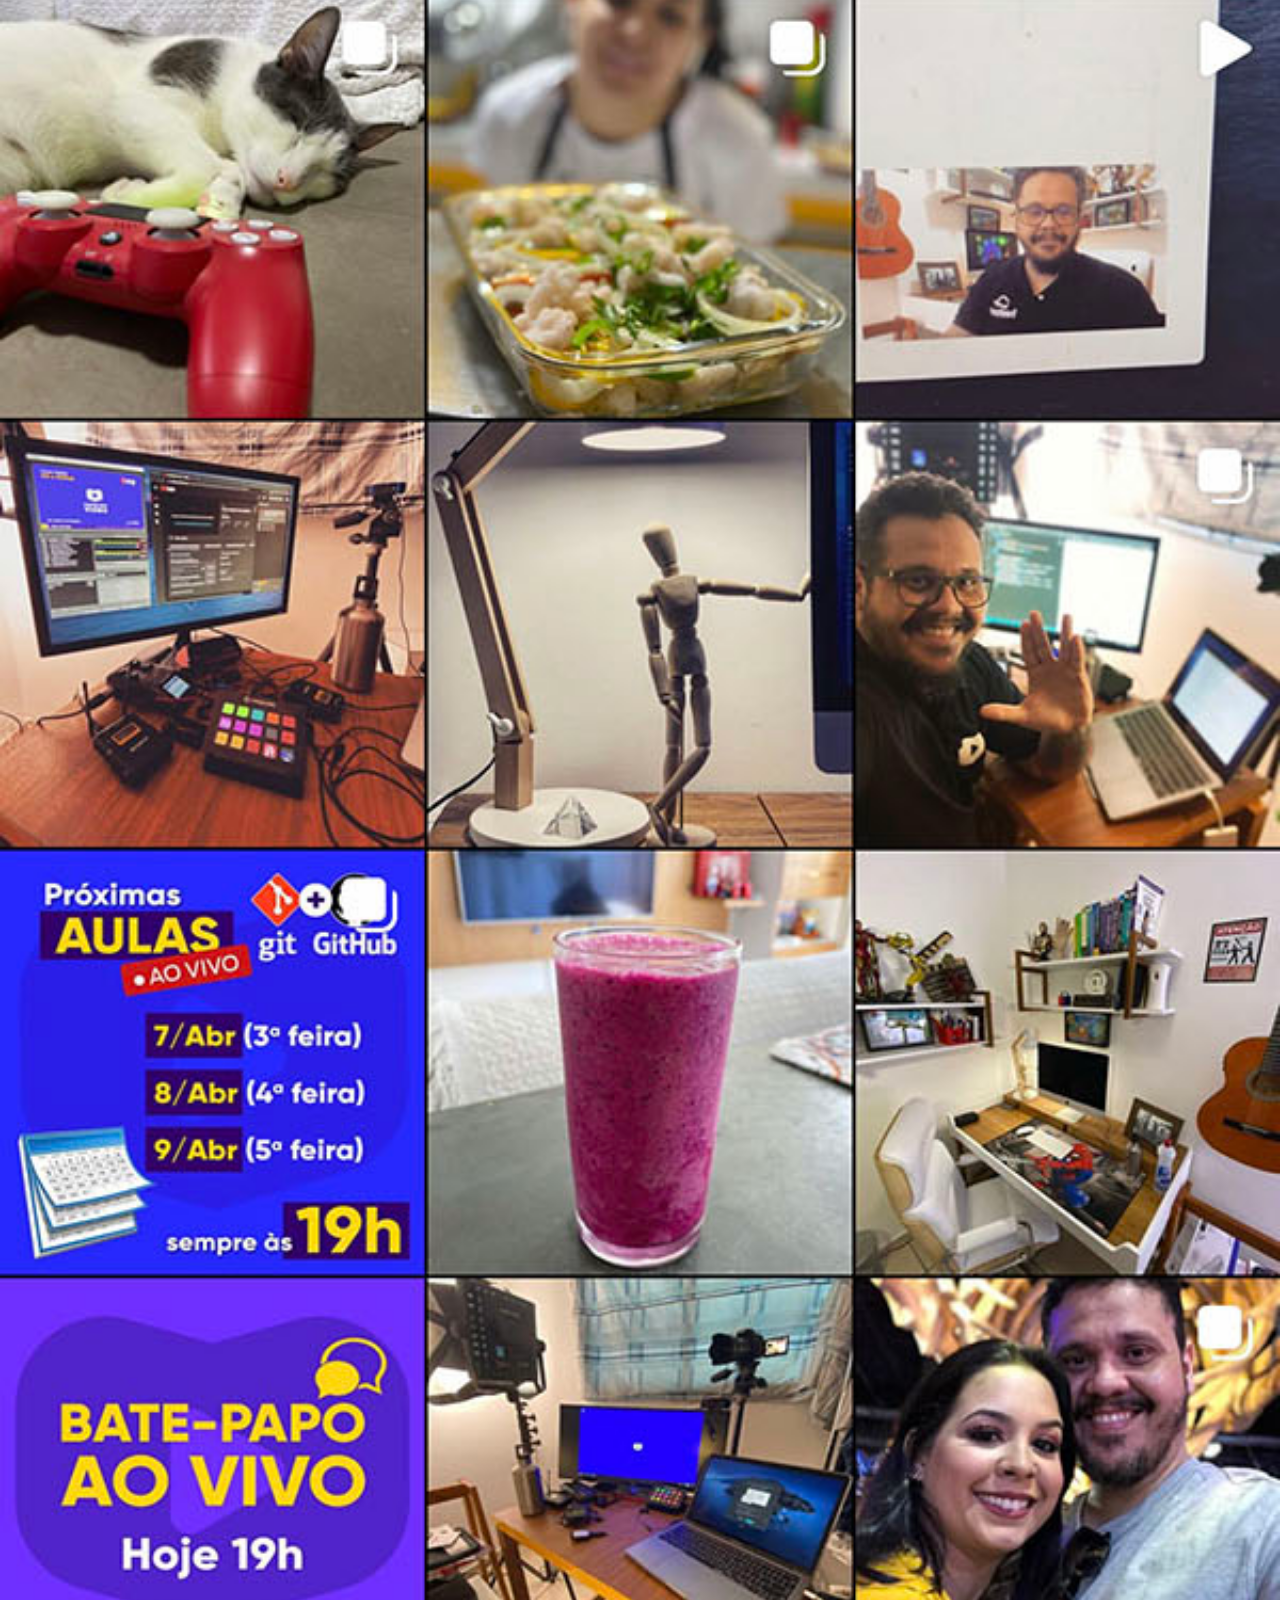
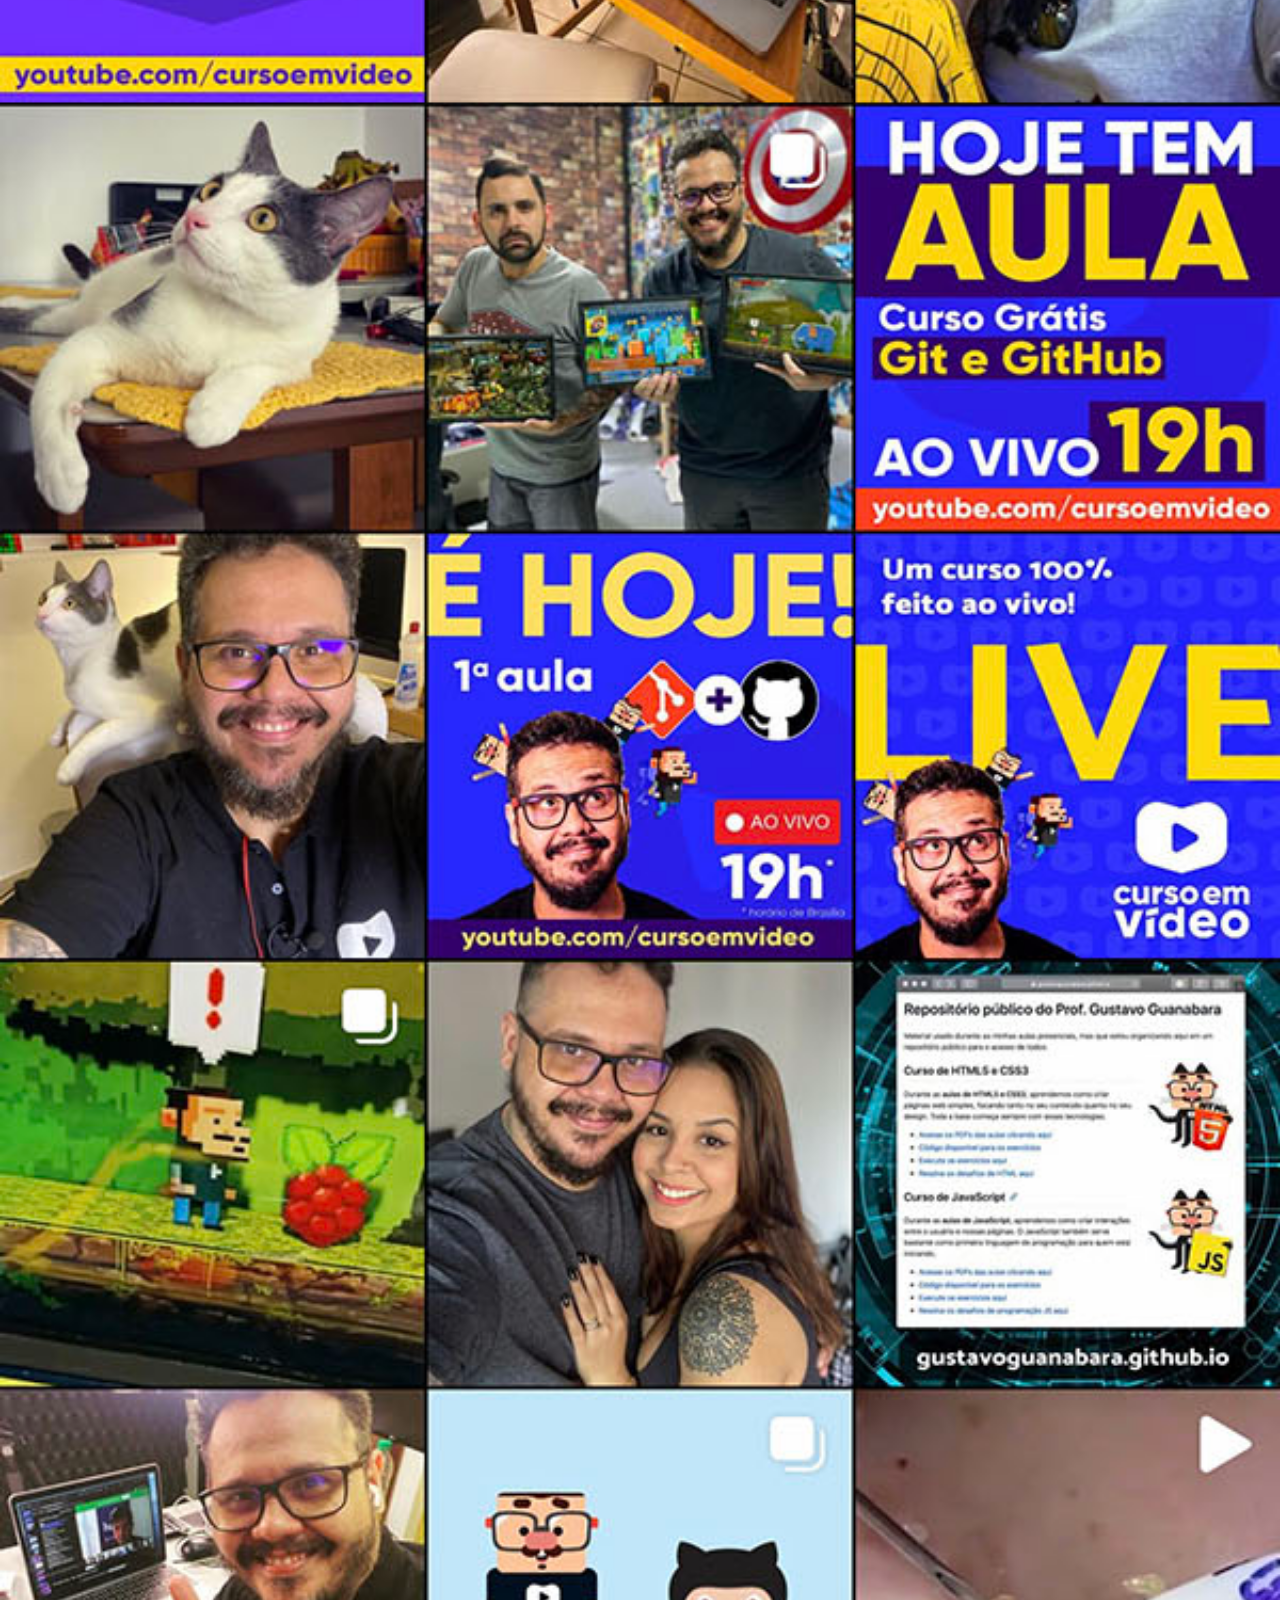
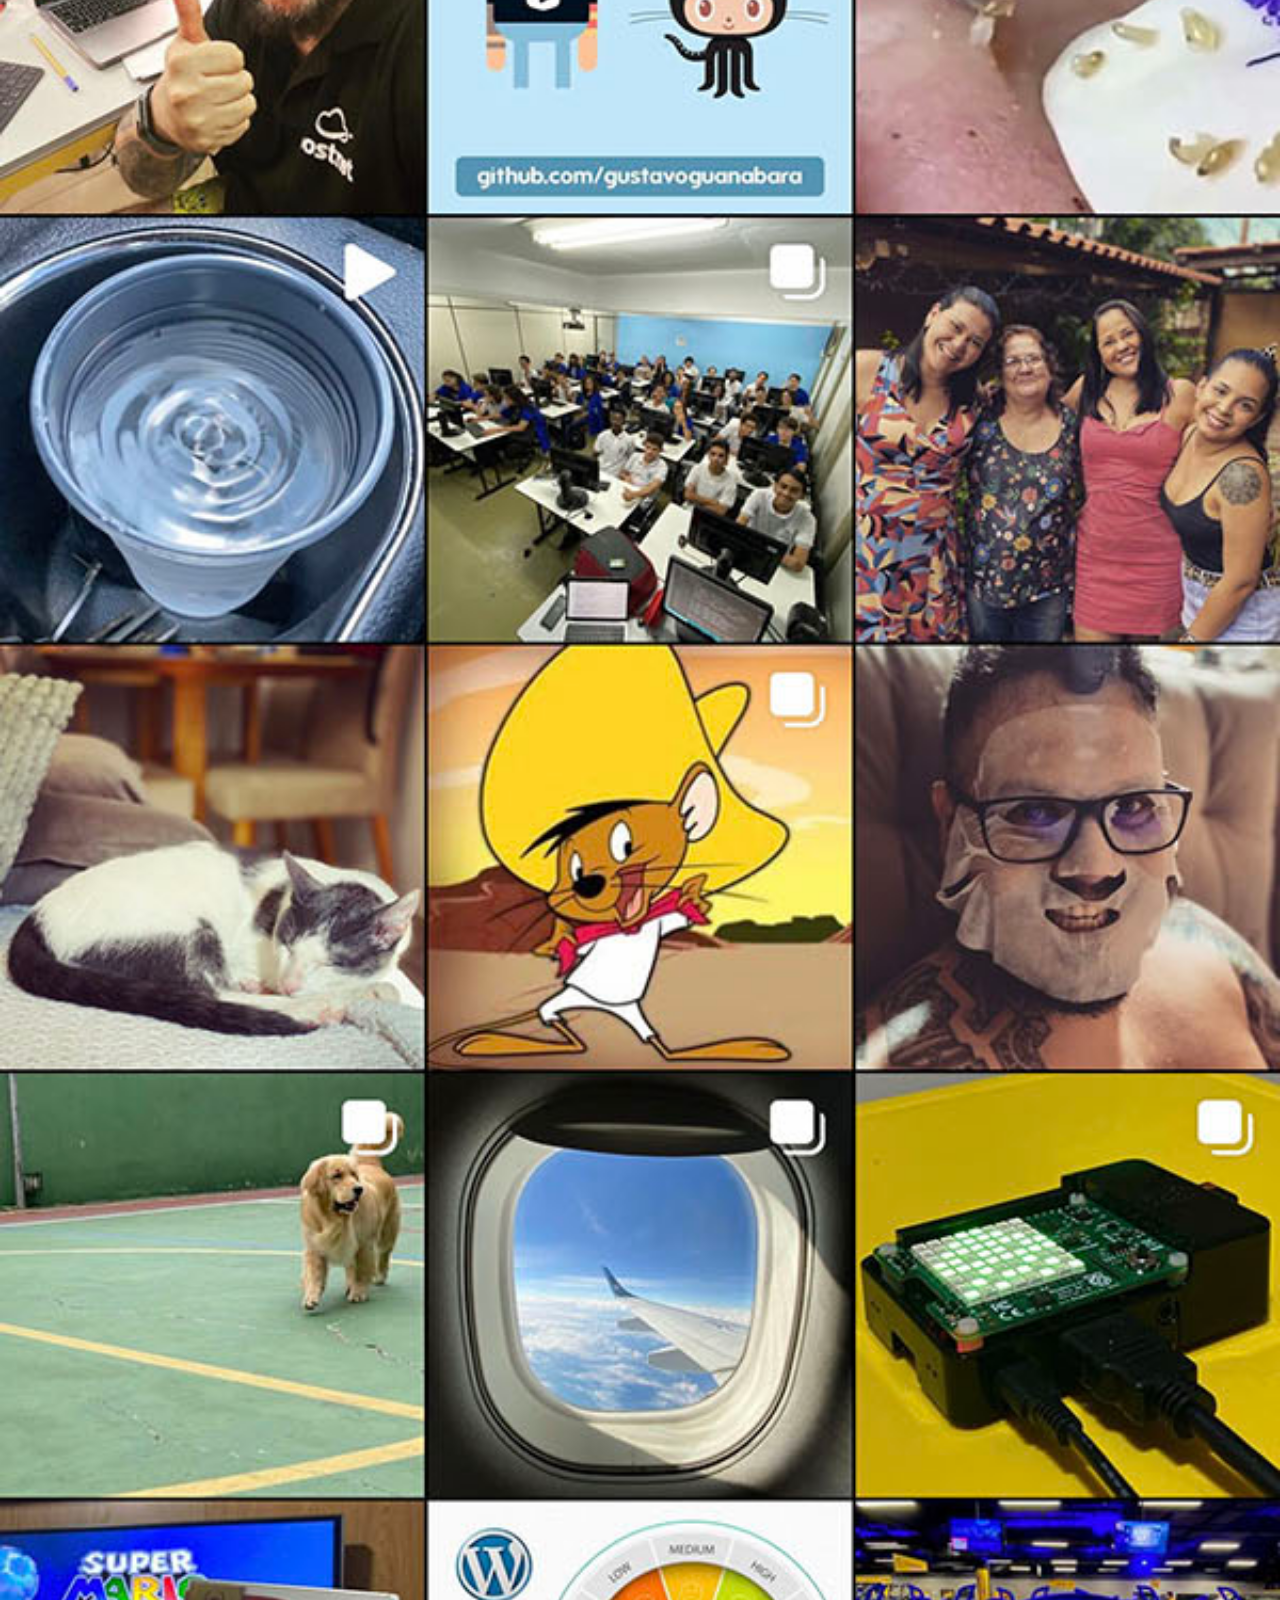
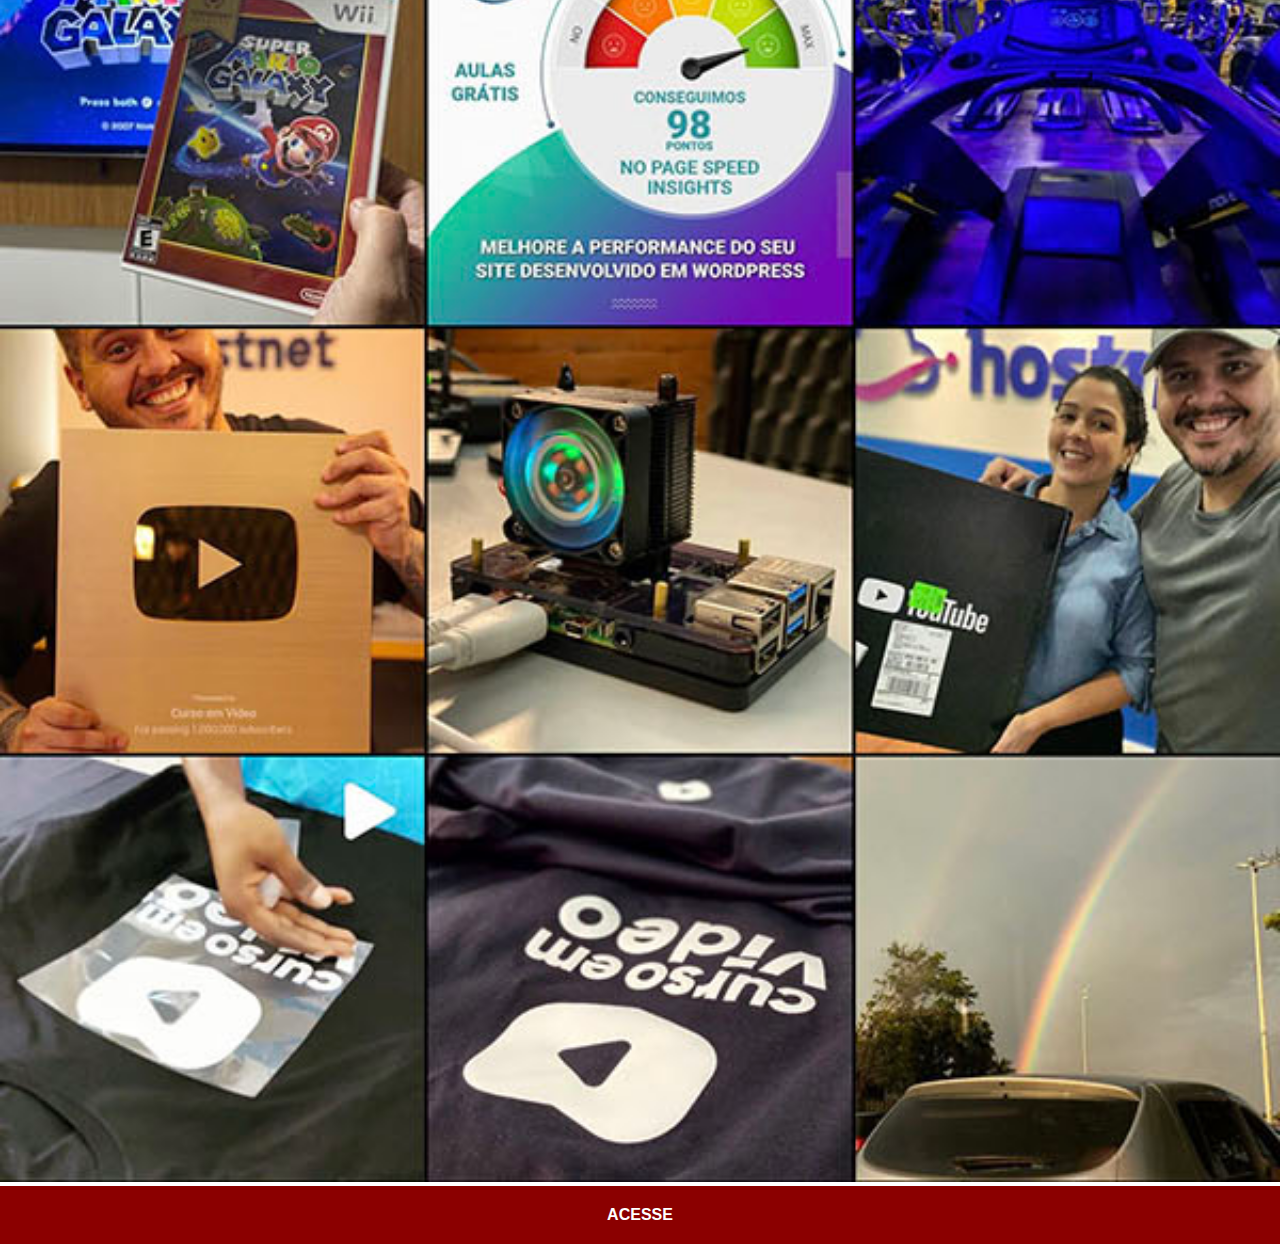
<file: instagram.html>
<!DOCTYPE html>
<html lang="pt-BR">
<head>
    <meta charset="UTF-8">
    <meta http-equiv="X-UA-Compatible" content="IE=edge">
    <meta name="viewport" content="width=device-width, initial-scale=1.0">
    <title>Instagram</title>
    <link rel="stylesheet" href="estilos/social.css">
</head>
<body>
    <img src="imagens/tela-instagram.jpg" alt="Instagram">
    <a href="https://www.instagram.com/" target="_blank">ACESSE</a>
</body>
</html>
</file>
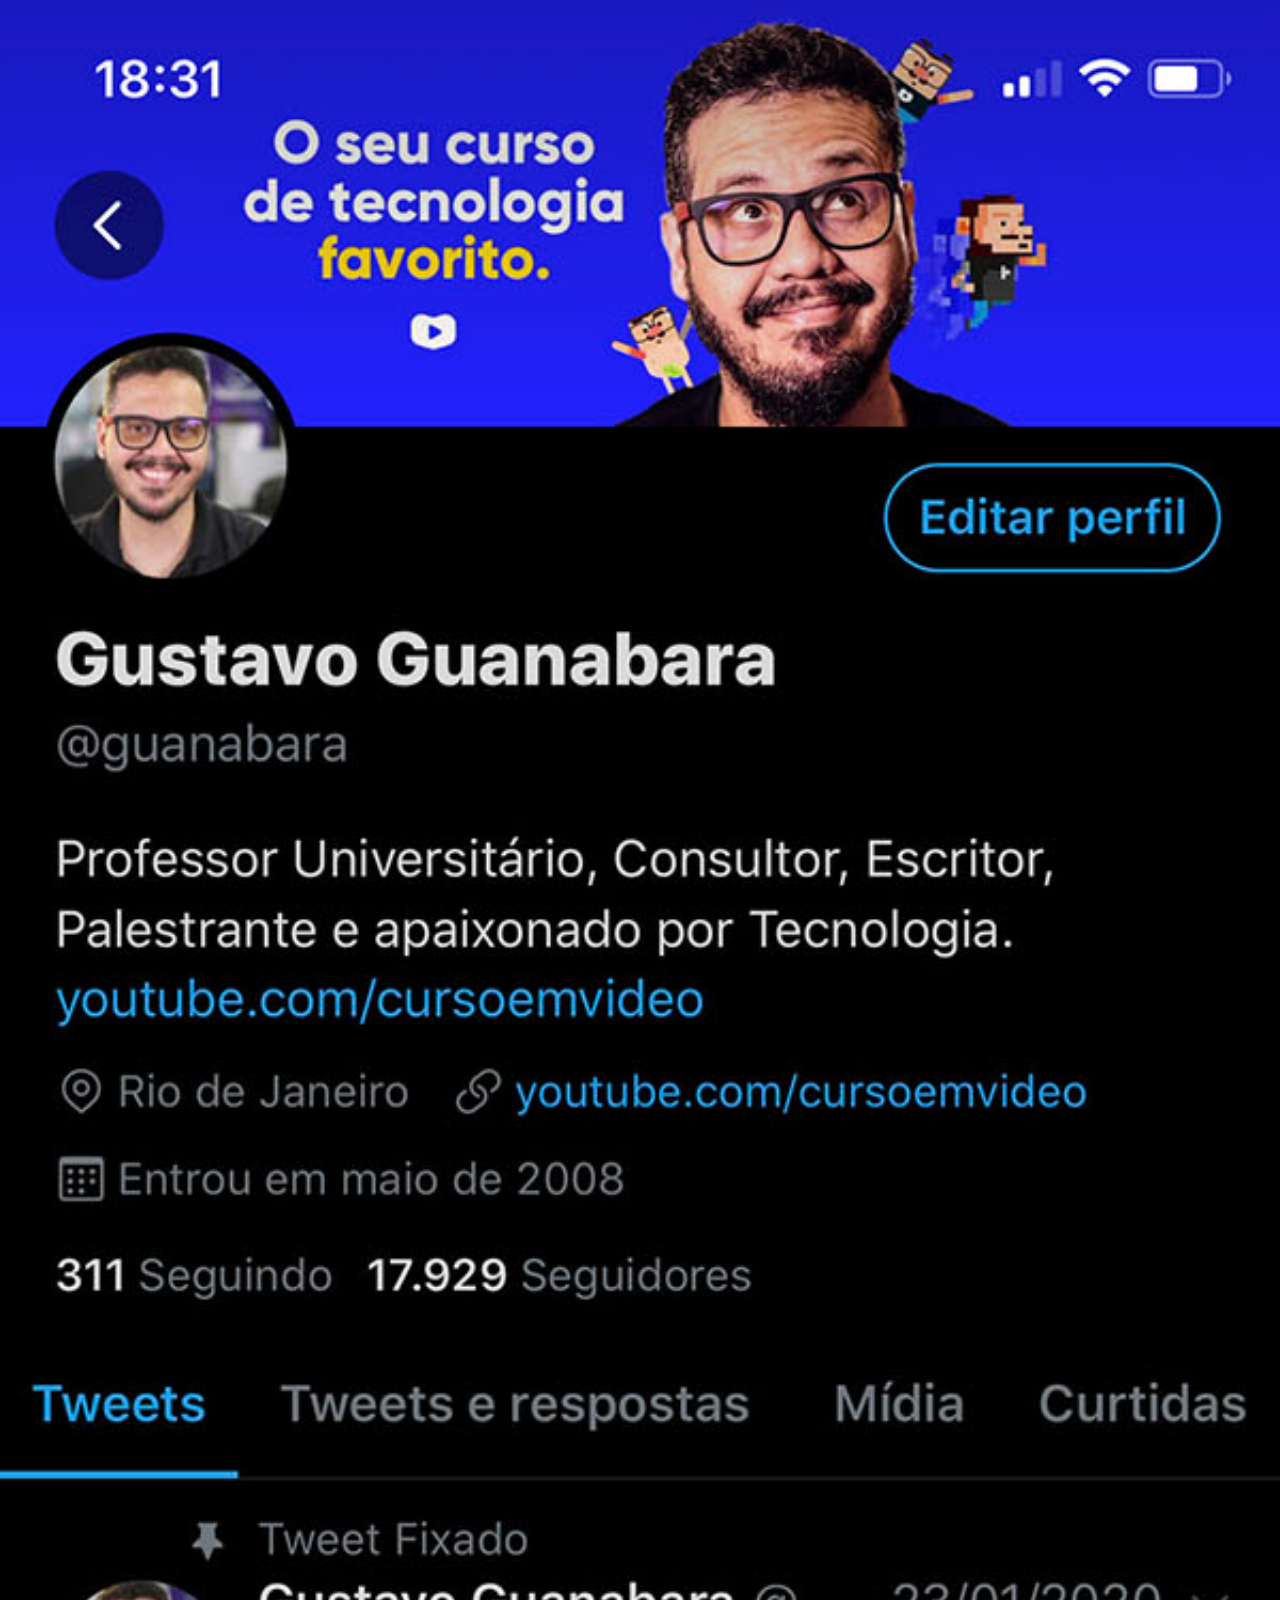
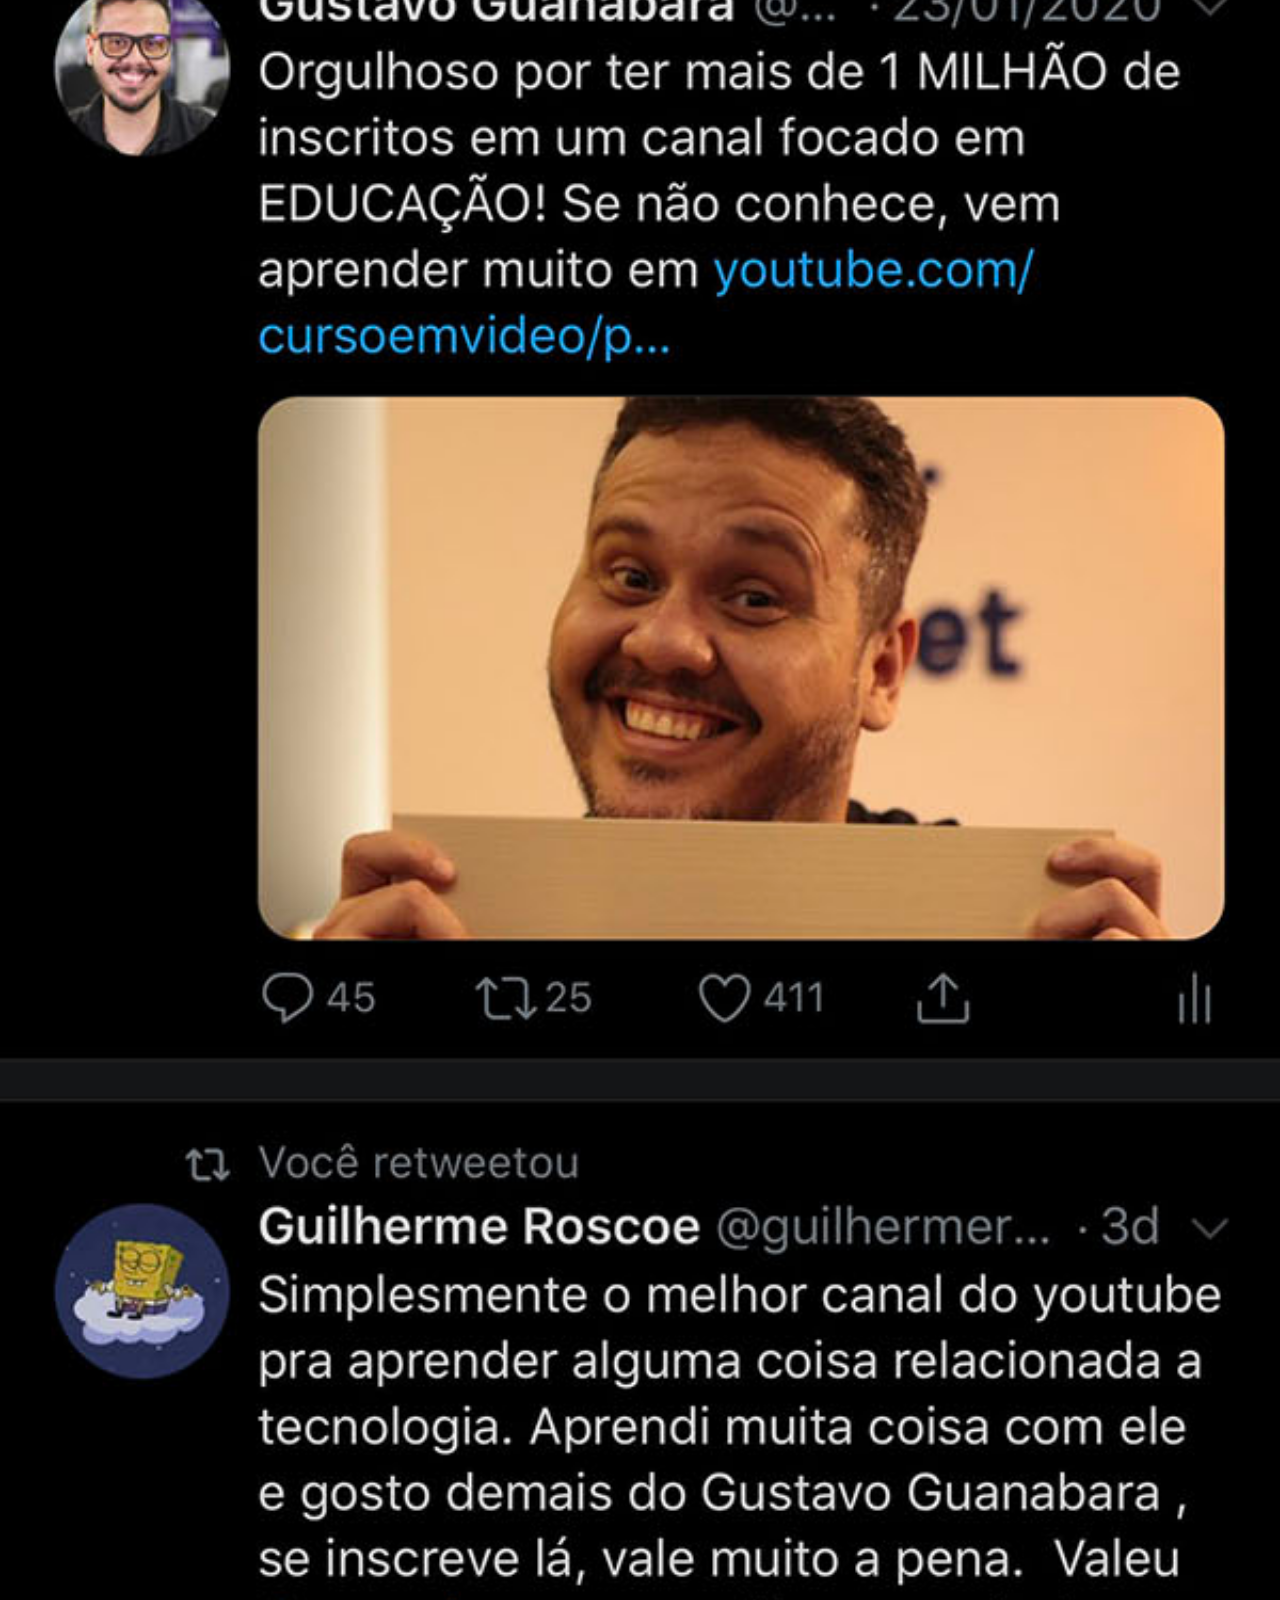
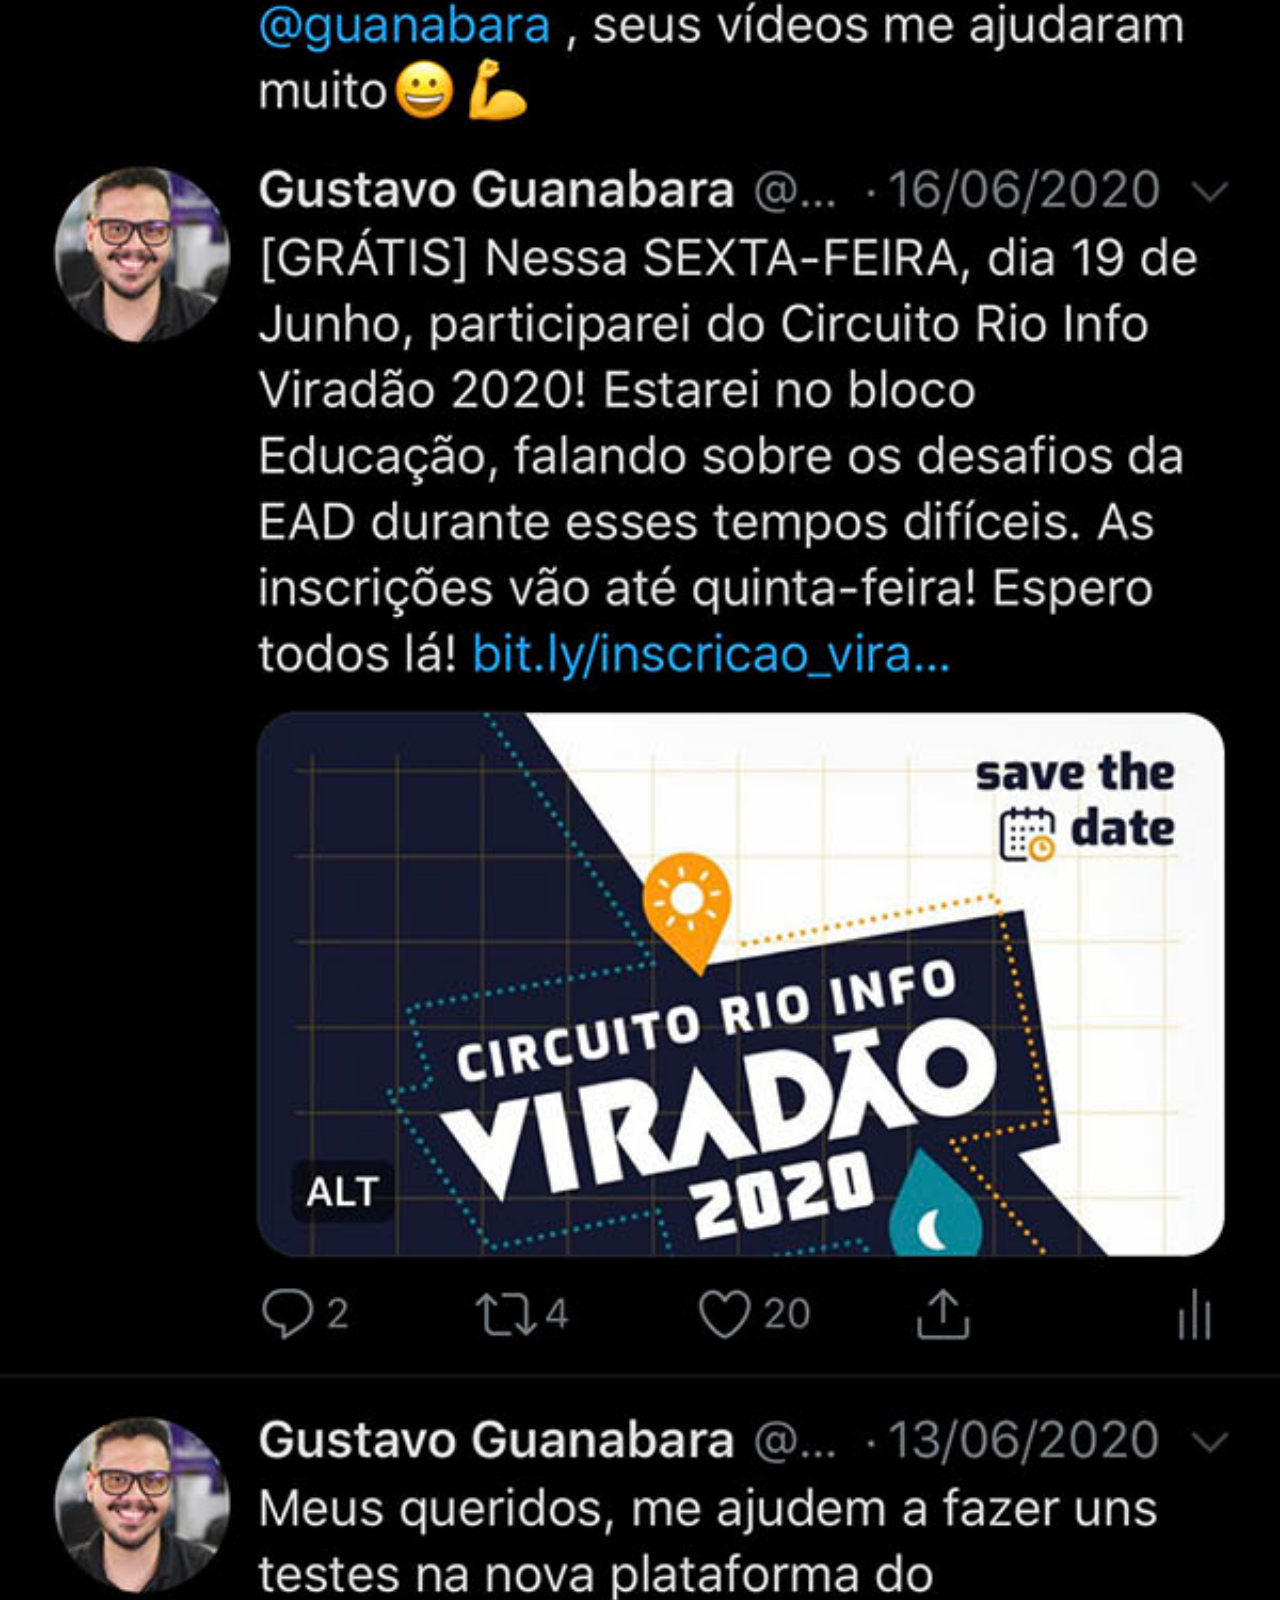
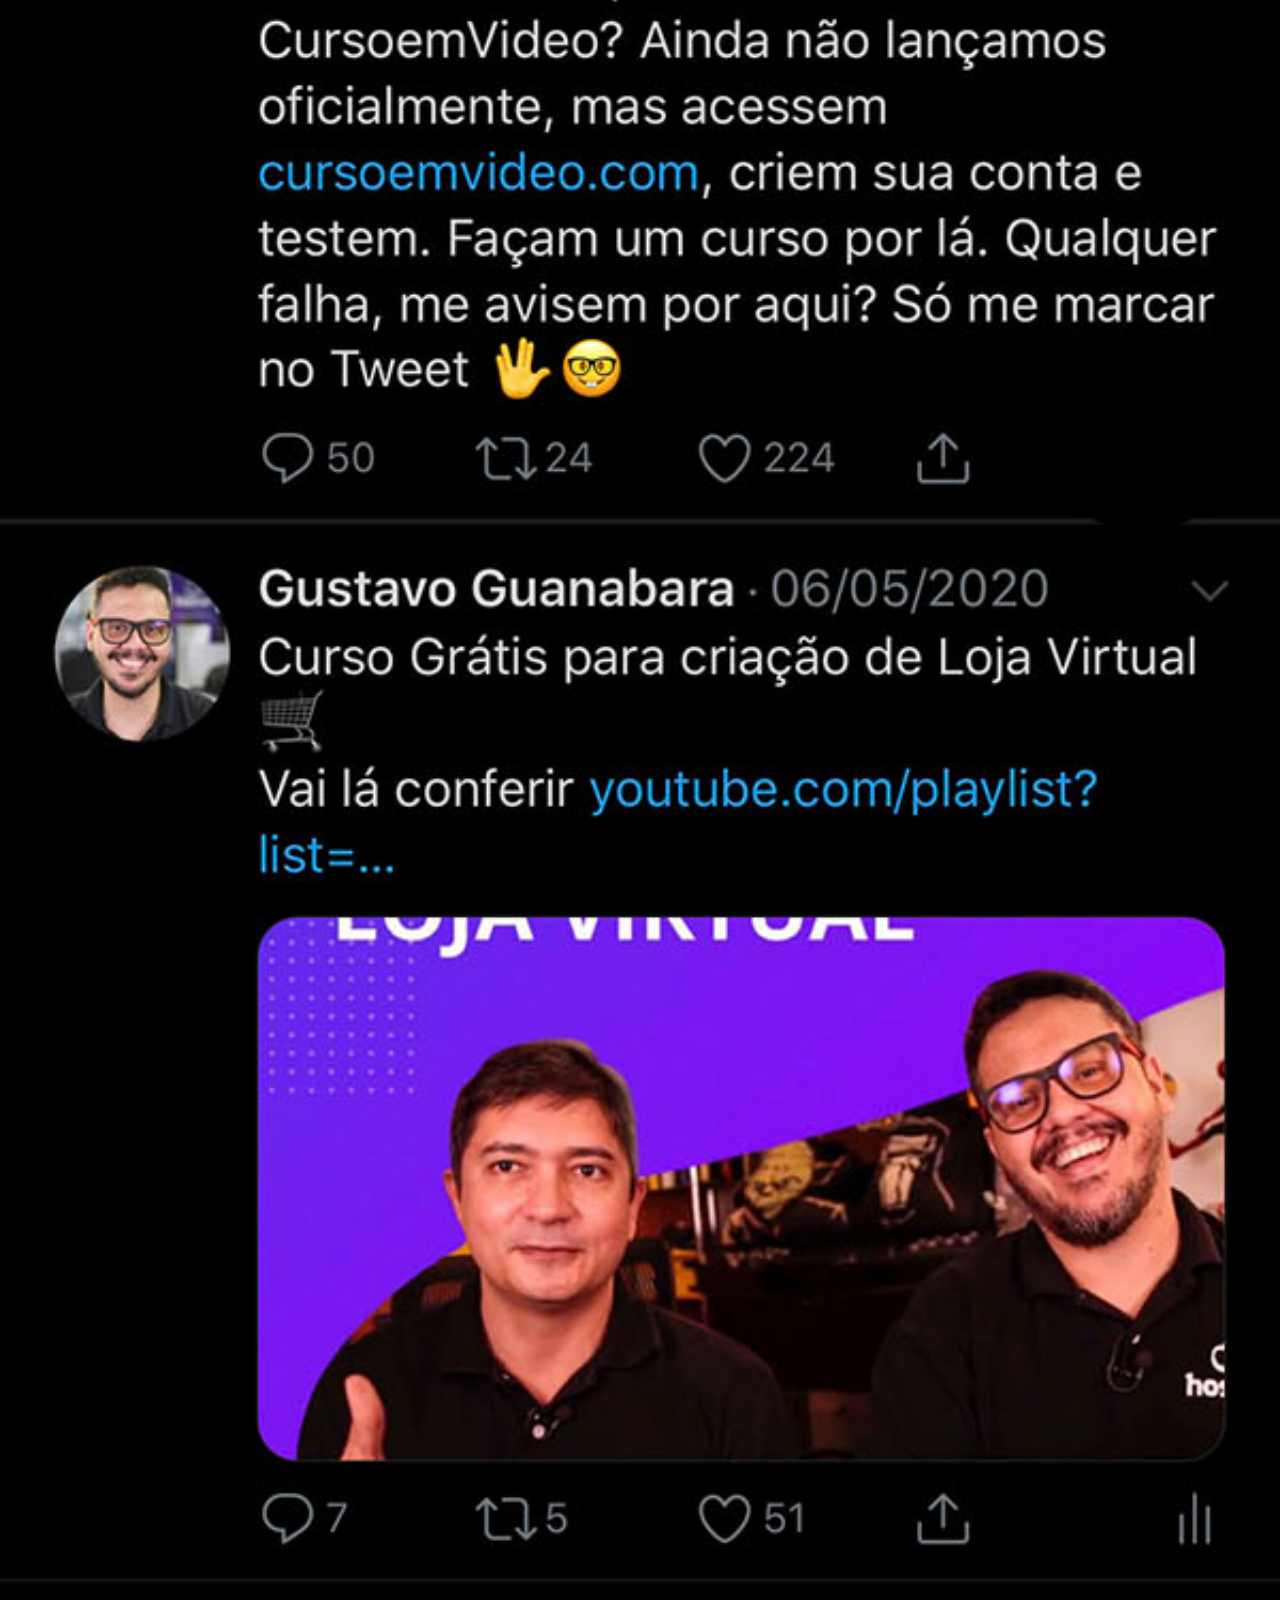
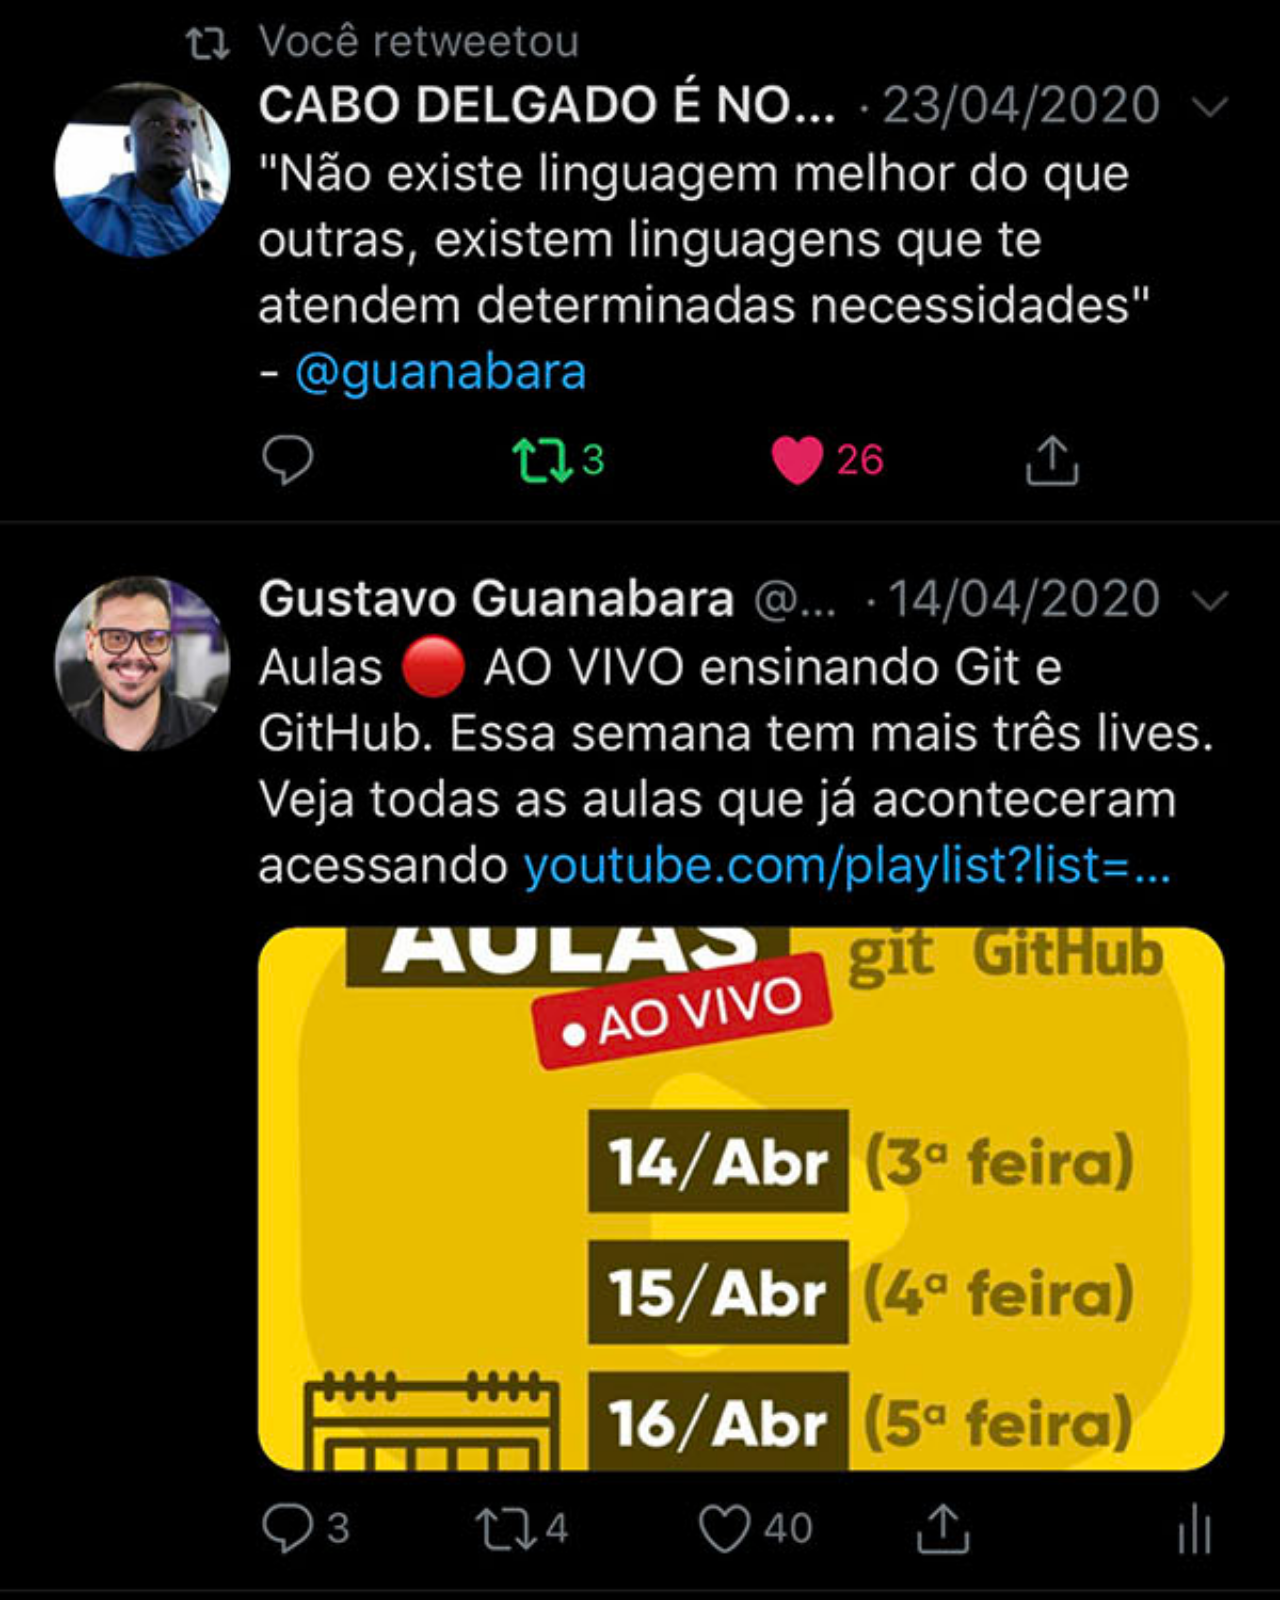
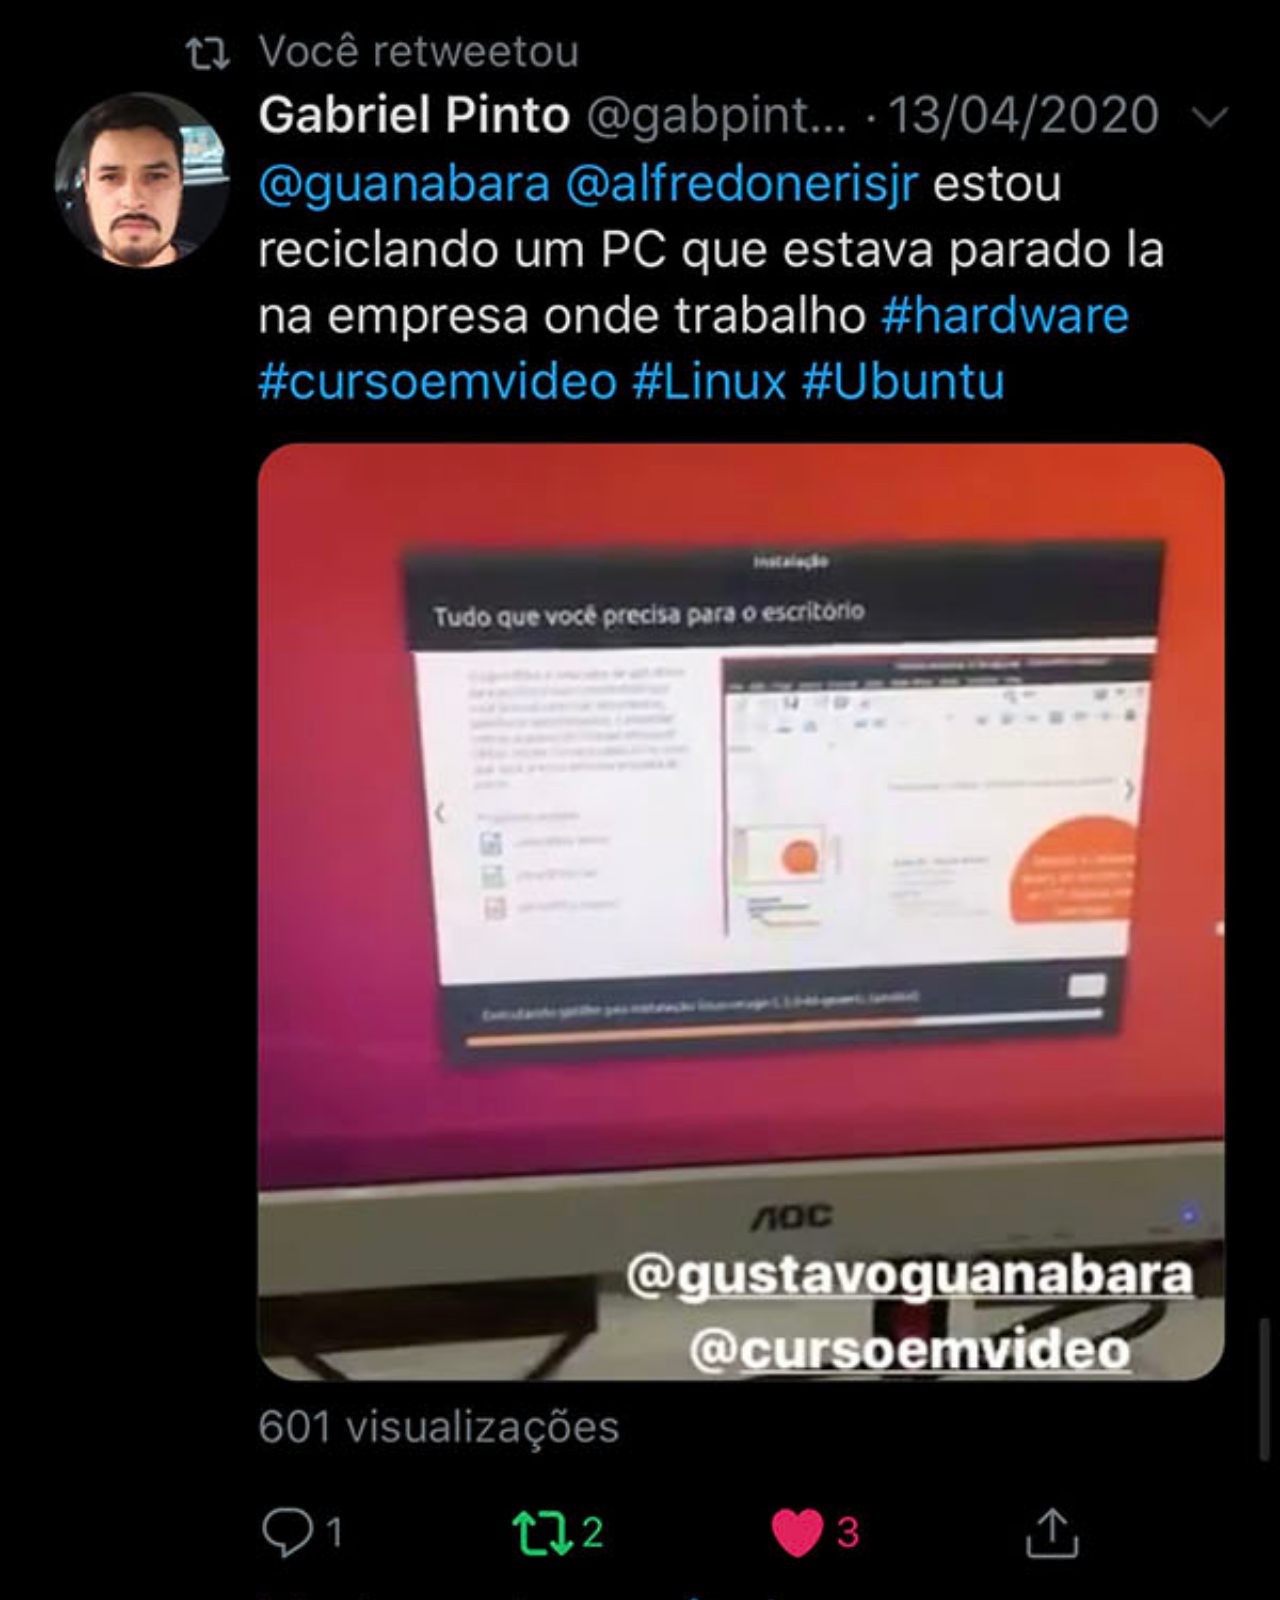
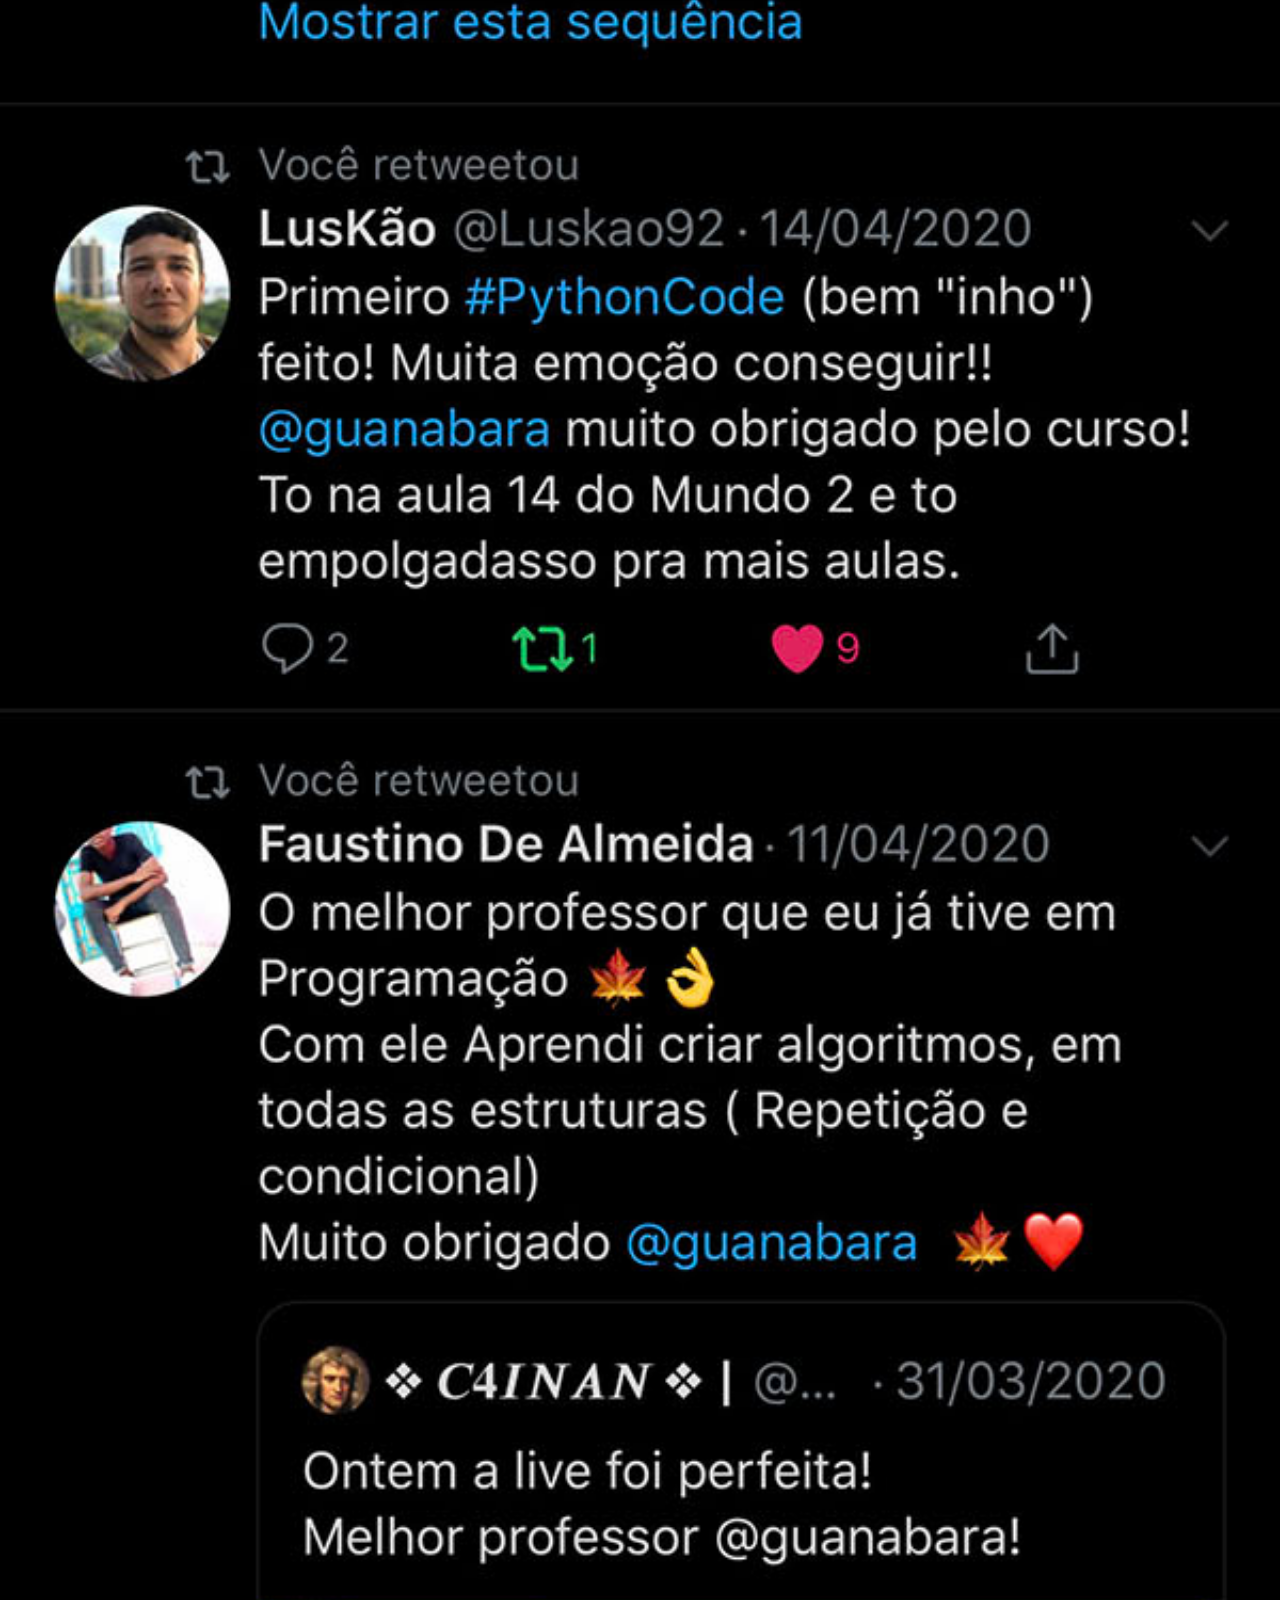
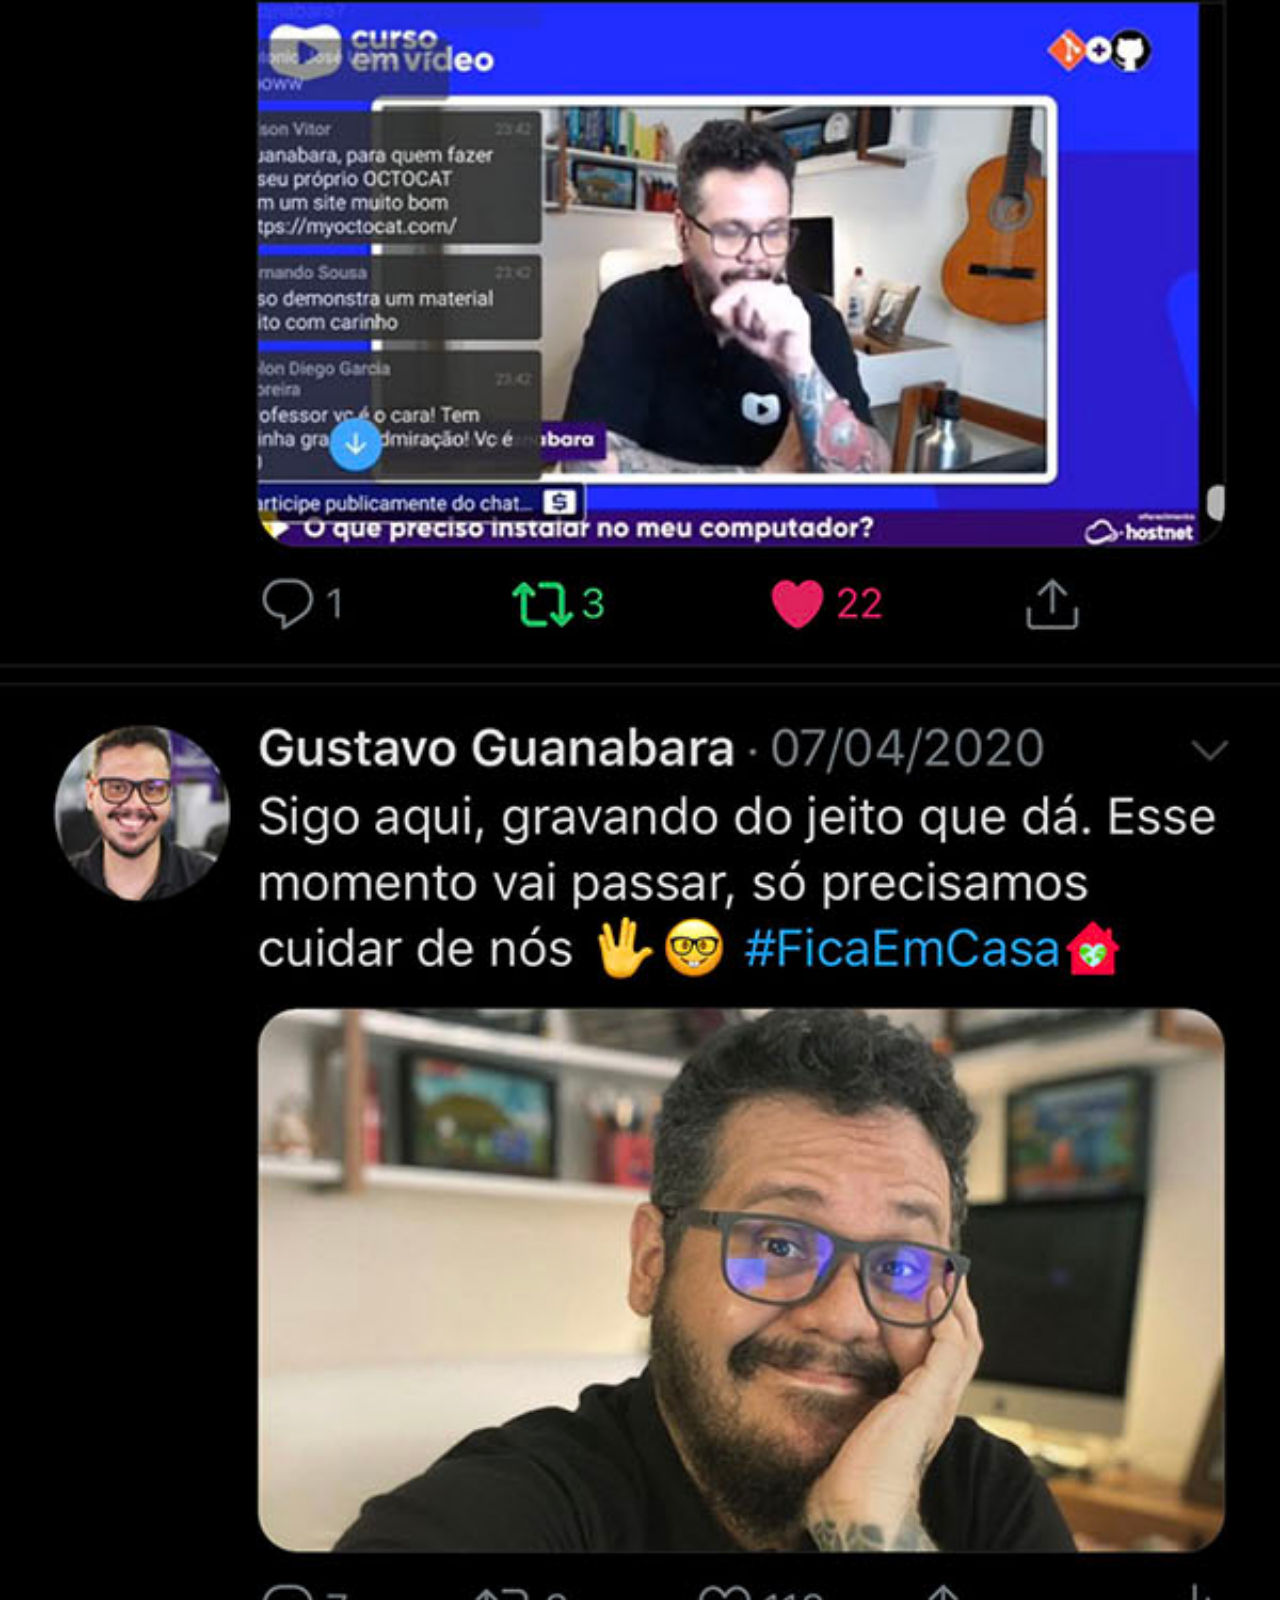
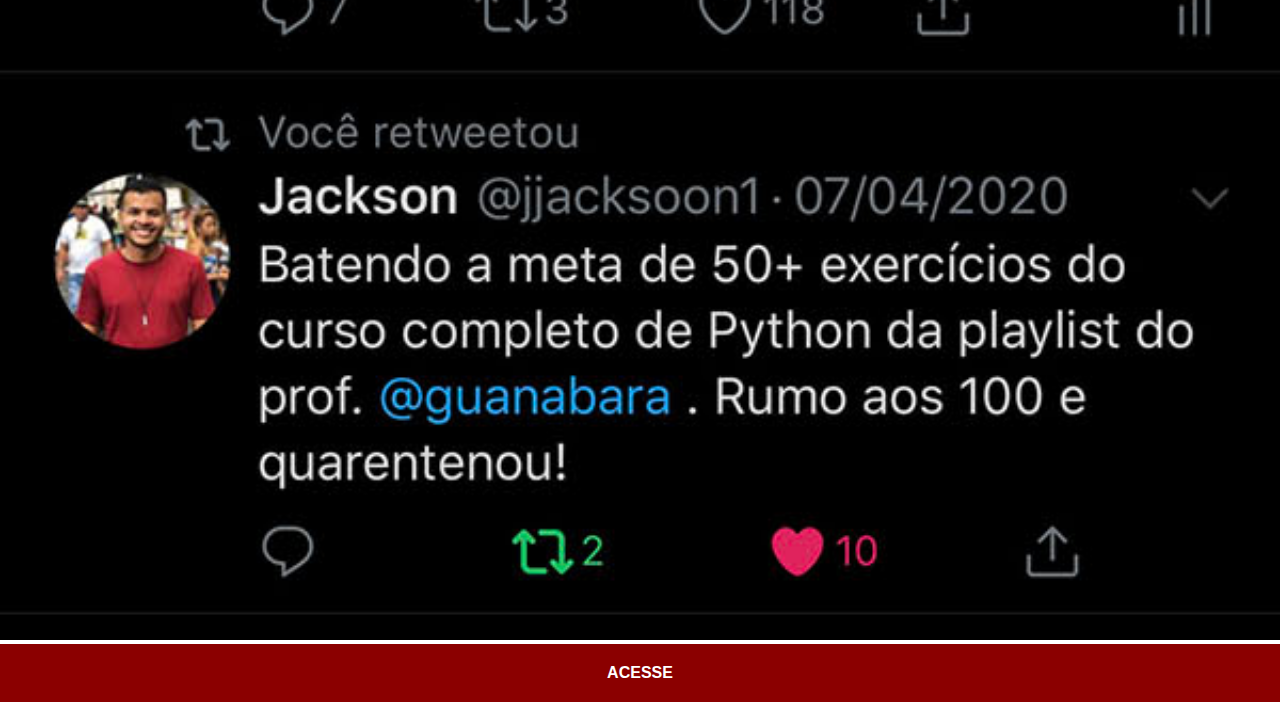
<file: twitter.html>
<!DOCTYPE html>
<html lang="pt-BR">
<head>
    <meta charset="UTF-8">
    <meta http-equiv="X-UA-Compatible" content="IE=edge">
    <meta name="viewport" content="width=device-width, initial-scale=1.0">
    <title>Twitter</title>
    <link rel="stylesheet" href="estilos/social.css">
</head>
<body>
    <img src="imagens/tela-twitter.jpg" alt="Twitter">
    <a href="https://twitter.com/" target="_blank">ACESSE</a>
</body>
</html>
</file>
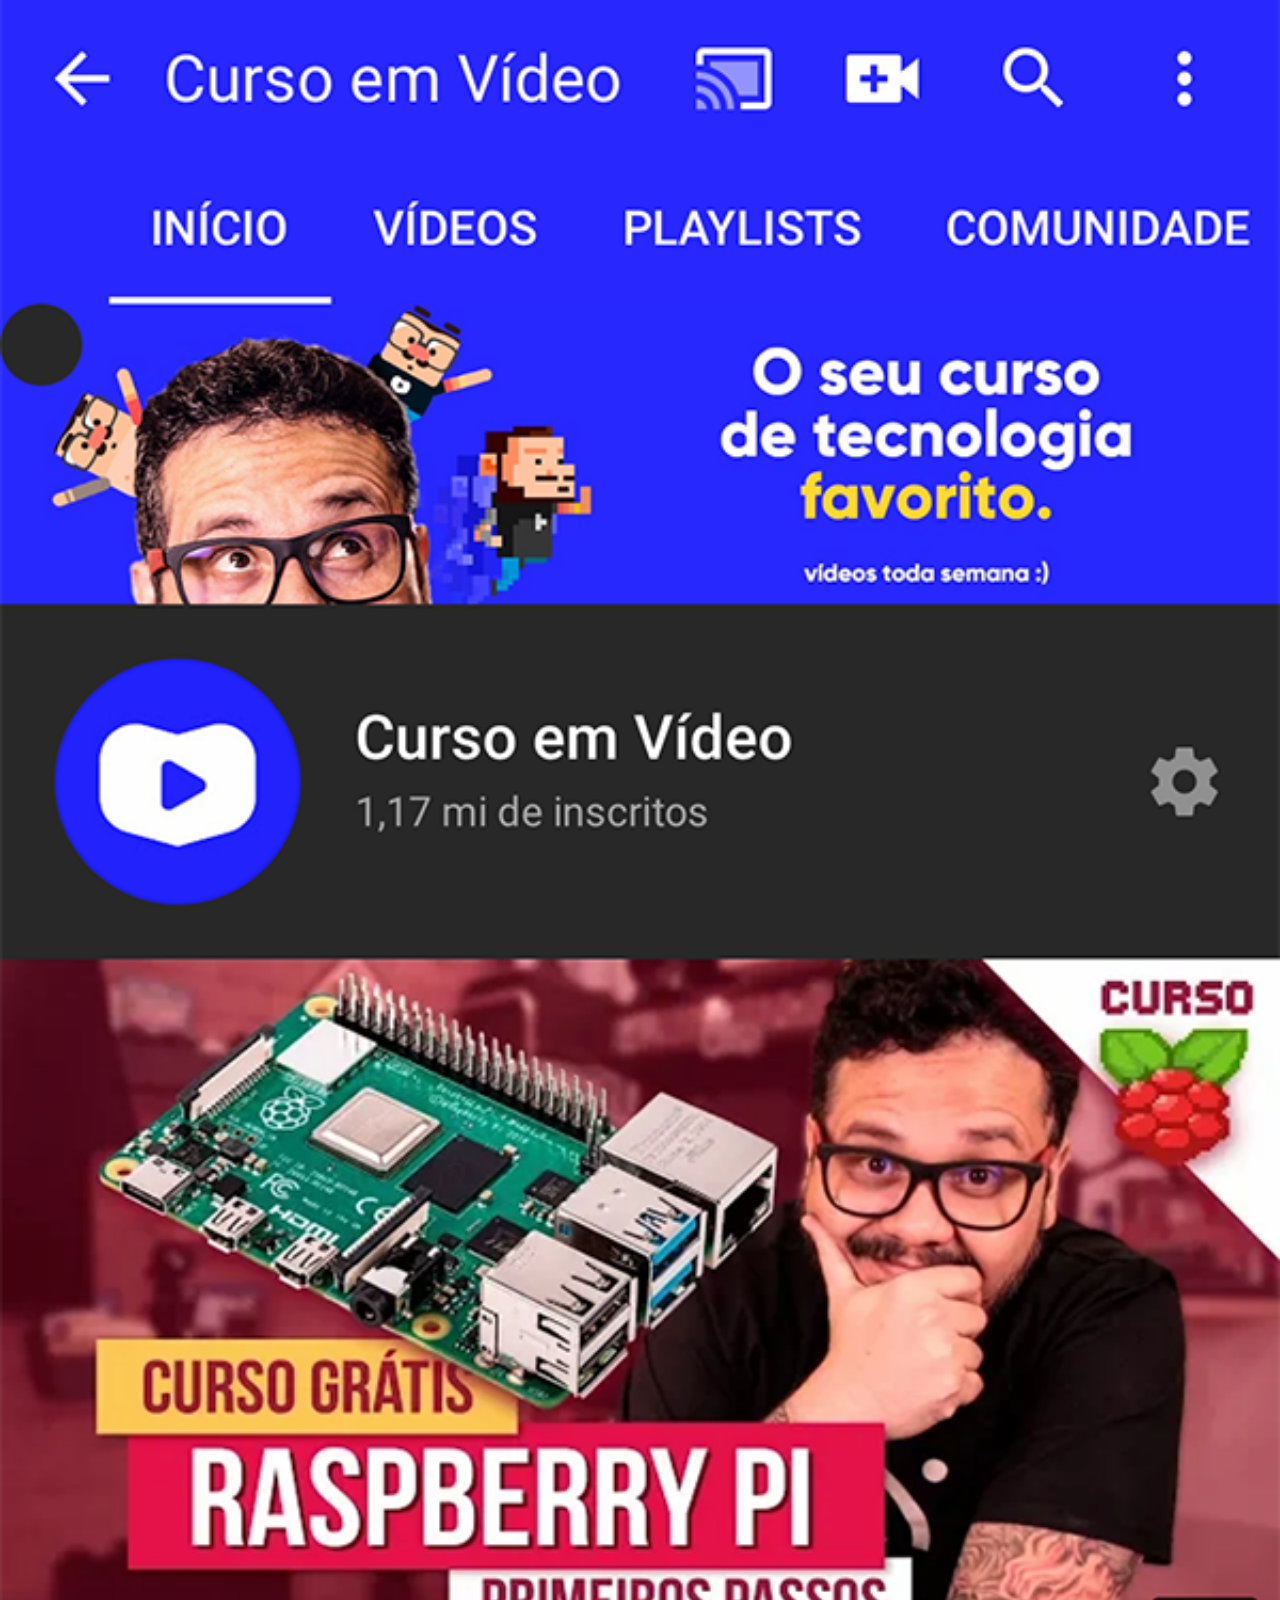
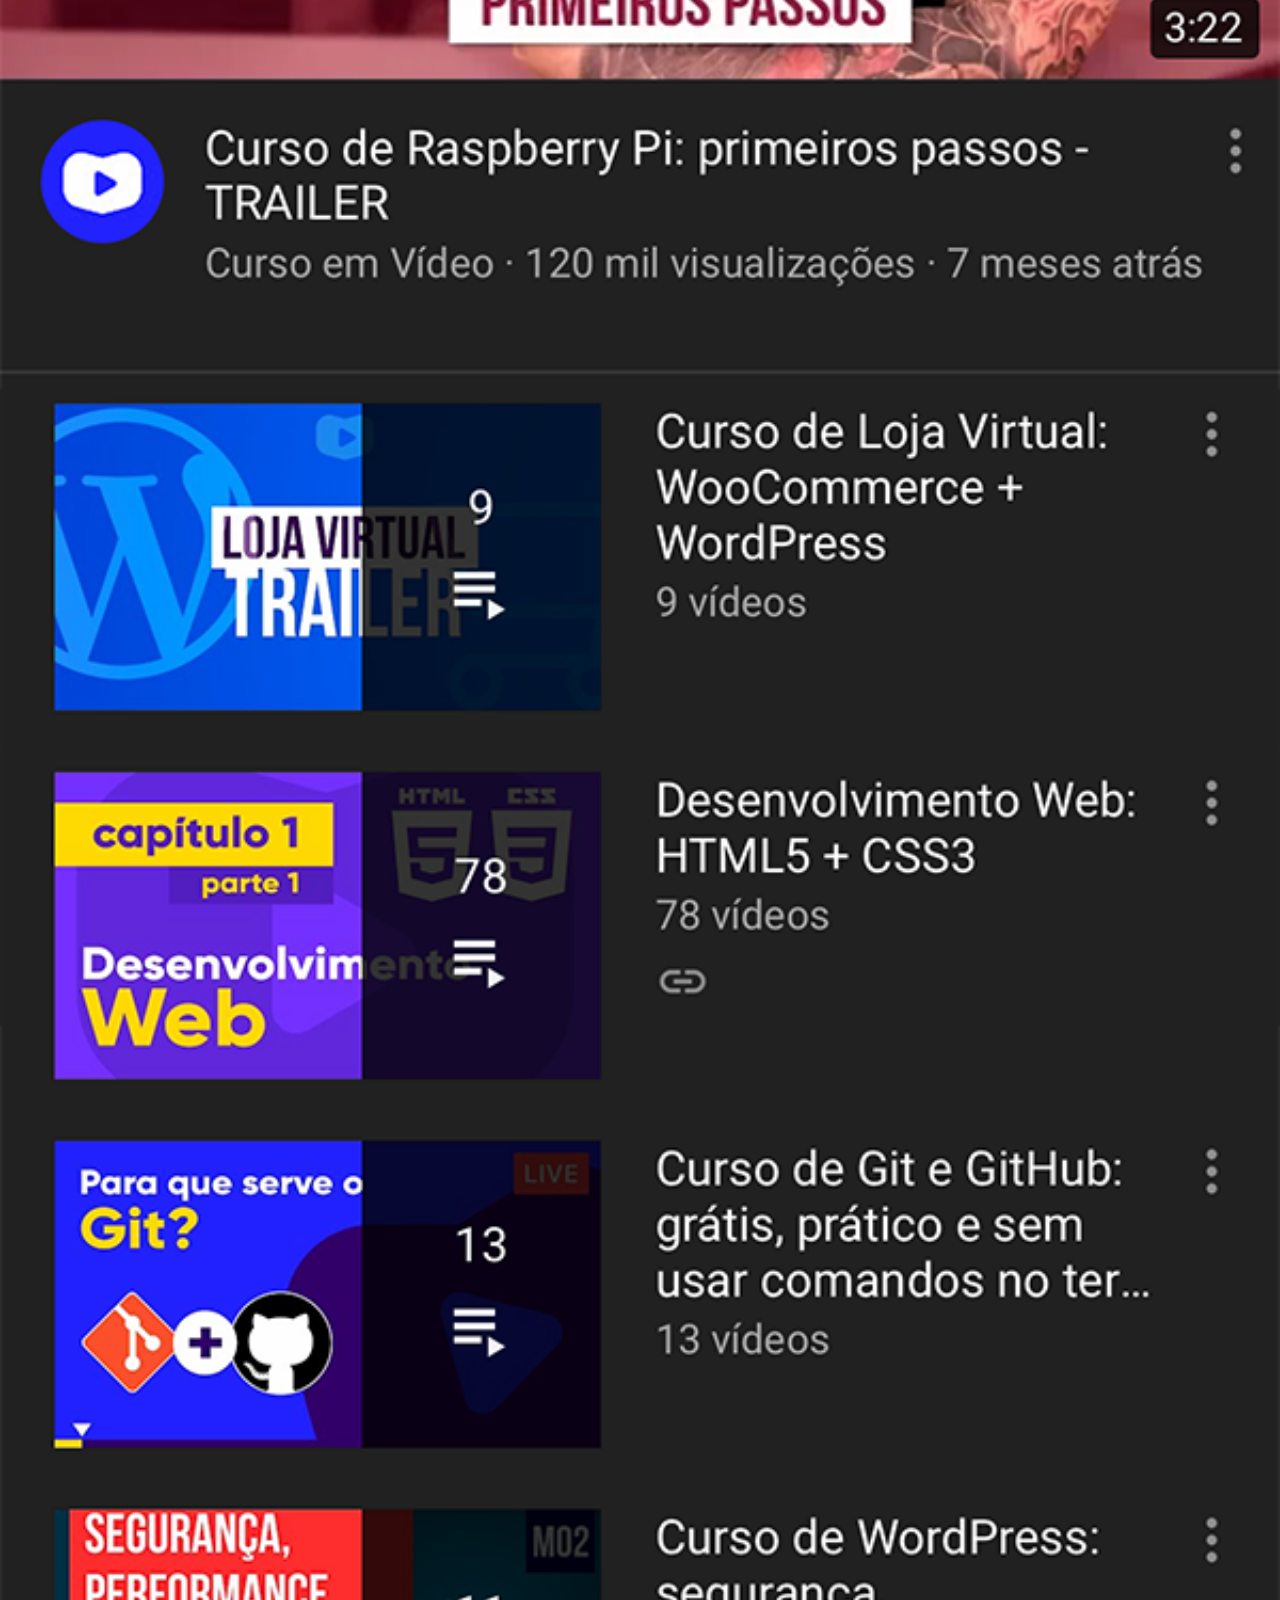
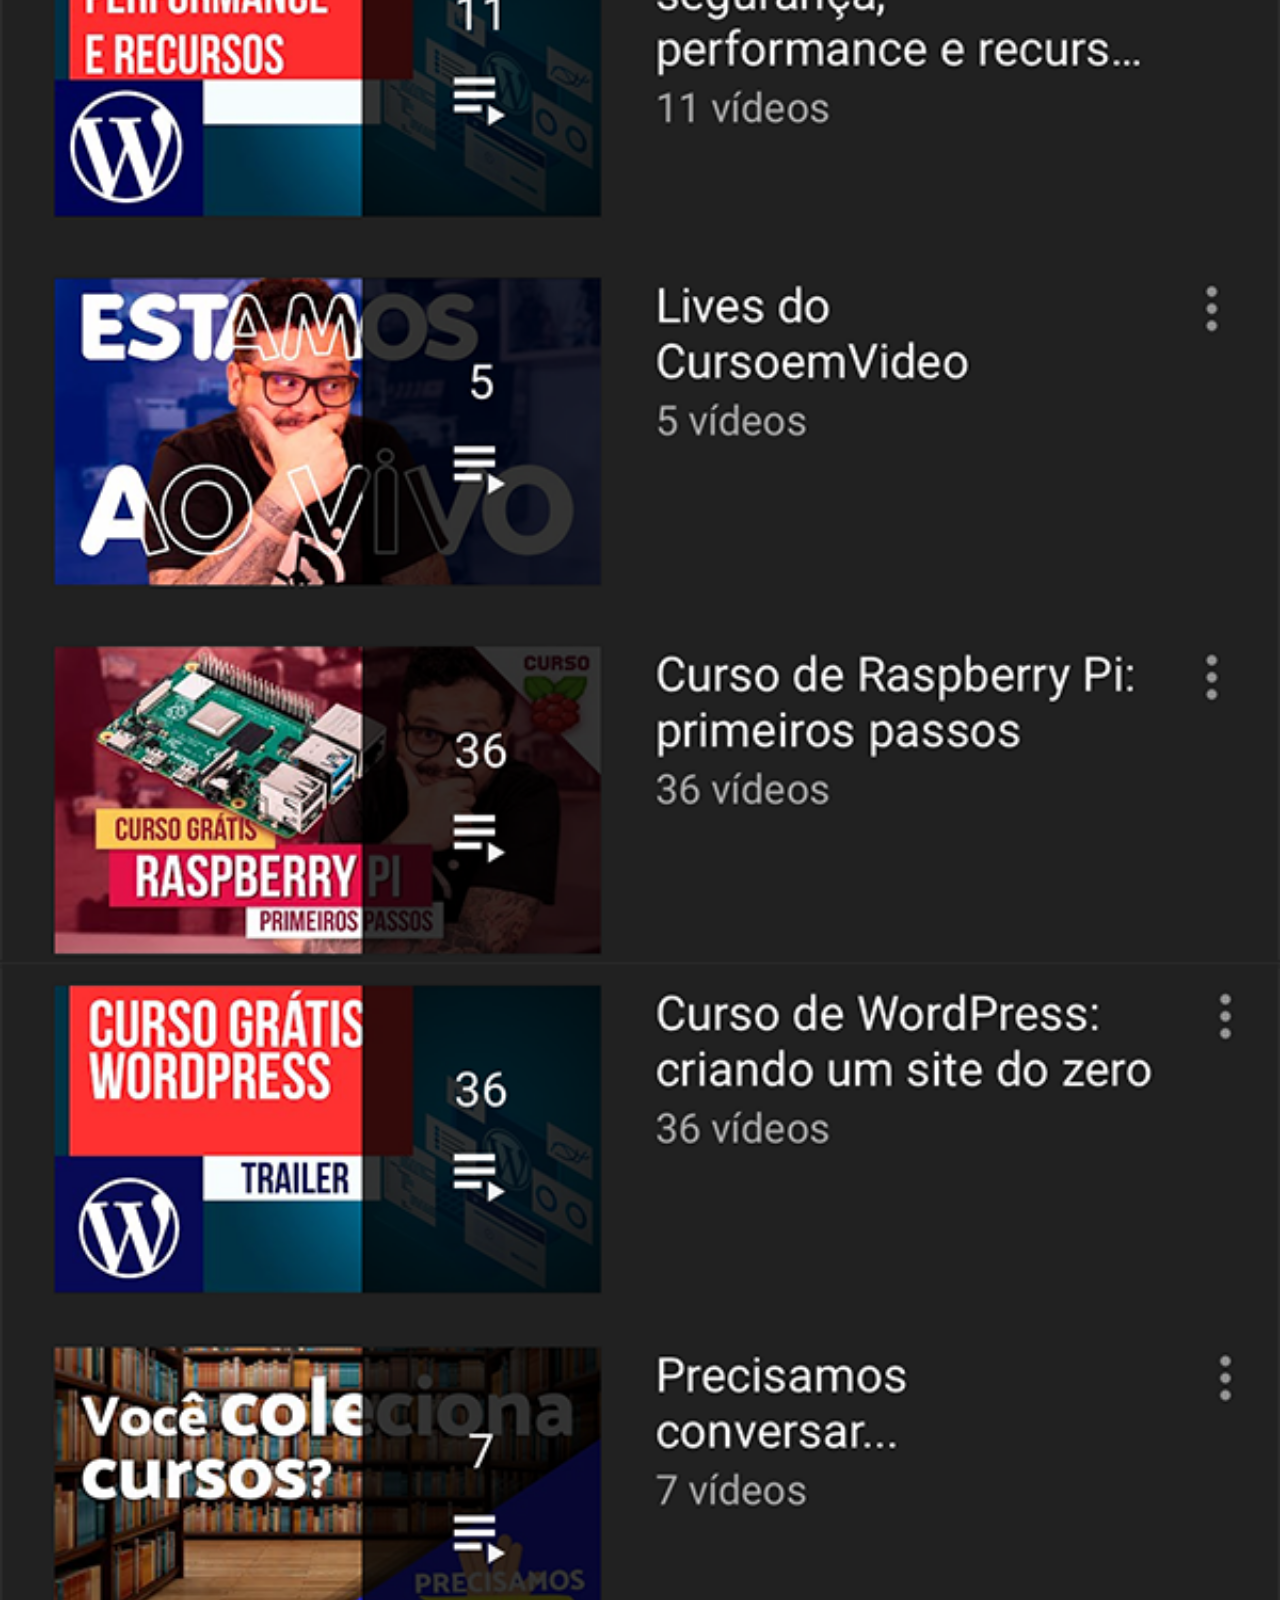
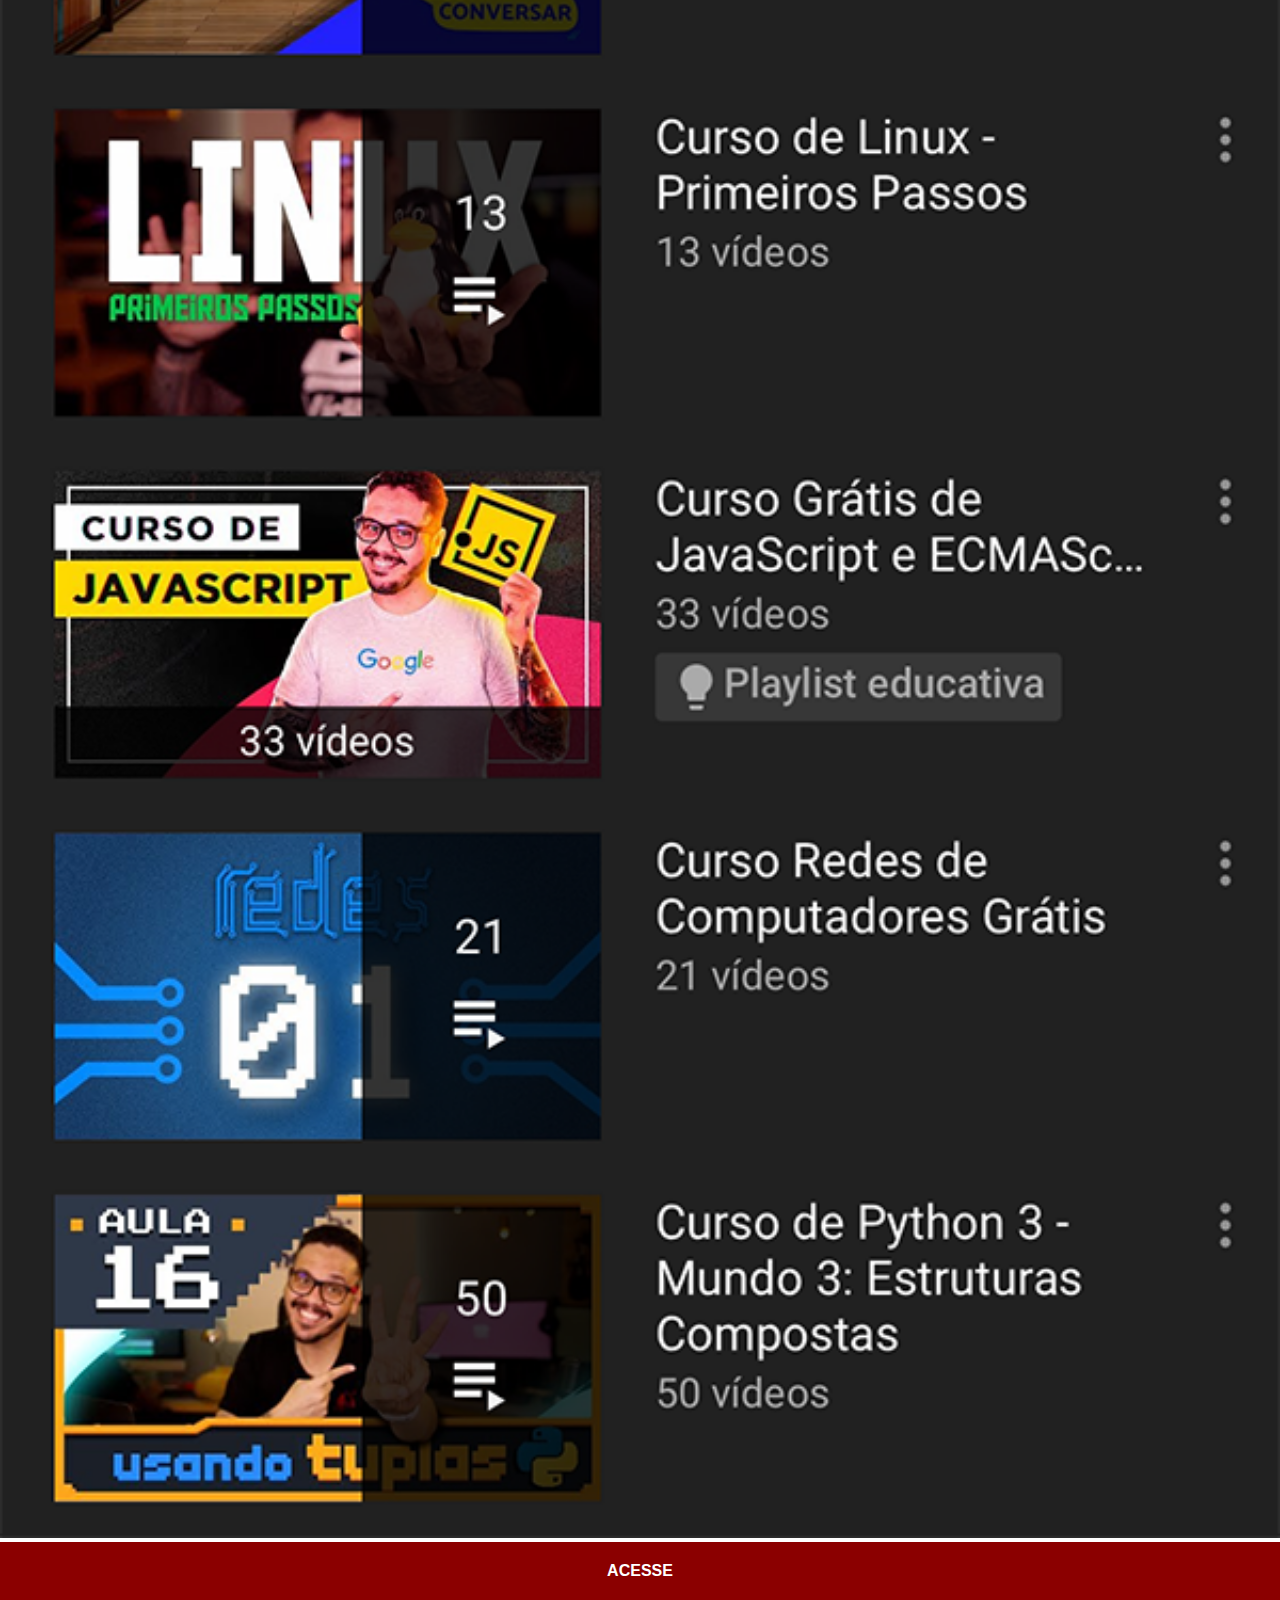
<file: youtube.html>
<!DOCTYPE html>
<html lang="pt-BR">
<head>
    <meta charset="UTF-8">
    <meta http-equiv="X-UA-Compatible" content="IE=edge">
    <meta name="viewport" content="width=device-width, initial-scale=1.0">
    <title>Youtube</title>
    <link rel="stylesheet" href="estilos/social.css">
</head>
<body>
    <img src="imagens/tela-youtube.png" alt="Youtube">
    <a href="https://www.youtube.com/c/cursoemvideo/playlists" target="_blank">ACESSE</a>
</body>
</html>
</file>
<file: estilos/style.css>
@charset "UTF-8";

*{
    margin: 0px;
    padding: 0px;
    font-family: Arial, Helvetica, sans-serif;
}

html, body{
    height: 100vh;
    width: 100vw;
}

body{
    background: url('../imagens/fundo-madeira.jpg') no-repeat top center;
    background-size: cover;
    background-attachment: fixed;
}

main{
    position: relative;
    height: 100vh;
}

section#telefone{
    position: absolute;
    top: 50%;
    left: 50%;
    transform: translate(-50%, -50%);

    height: 627px;
    width: 311px;
    background: url('../imagens/frame-iphone.png') no-repeat;
}

section#redes-sociais {
    text-align: right;
}

section#redes-sociais img{
    width: 50px;
    margin: 10px;
    border-radius: 50%;
    box-shadow: 2px 2px 5px rgba(0, 0, 0, 0.400);
    box-sizing: border-box;
}

section#redes-sociais img:hover{
    border: 2px solid rgba(255, 255, 255, 0.637);
    transform: translate(-3px, -3px);
    box-shadow: 5px 5px 10px rgba(0, 0, 0, 0.623);
    transition: transform .3s, border 1s;
}

iframe#tela{
    position: relative;
    top: 80px;
    left: 22px;
    width: 267px;
    height: 471px;
}
</file>
<file: estilos/social.css>
@charset "UTF-8";

        *{
            margin: 0px;
            padding: 0px;
            font-family: Arial, Helvetica, sans-serif;
        }
        
        ::-webkit-scrollbar{
            width: 0px;
            height: 0px;
        }

        img{
            width: 100vw;

        }

        a{
            display: block;
            background-color: darkred;
            color: white;
            padding: 20px;
            text-align: center;
            font-weight: bolder;
            text-decoration: none;
        }
        
        a:hover{
            background-color: red;
        }
</file>
